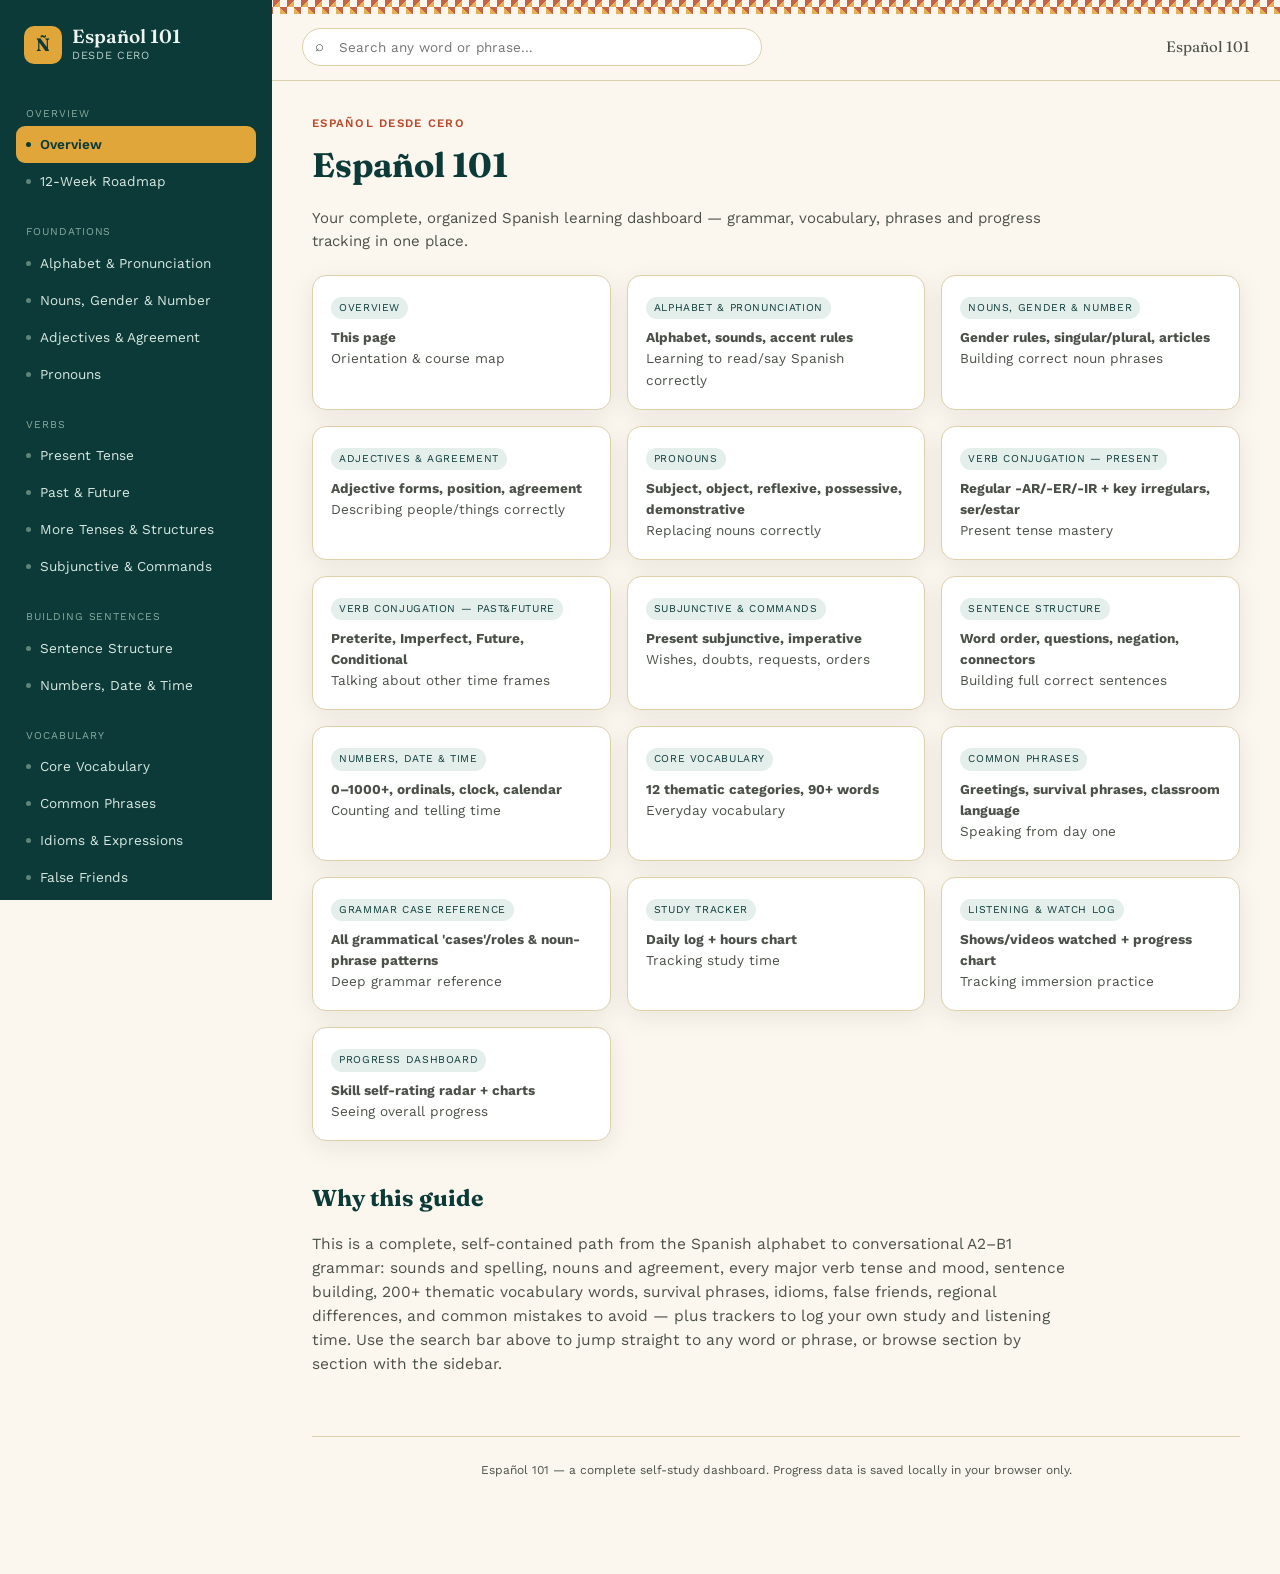
<file: index.html>
<!DOCTYPE html>
<html lang="es">
<head>
<meta charset="UTF-8">
<meta name="viewport" content="width=device-width, initial-scale=1.0">
<title>Español 101 — Complete Spanish Learning Dashboard</title>
<link rel="preconnect" href="https://fonts.googleapis.com">
<link href="https://fonts.googleapis.com/css2?family=Fraunces:ital,wght@0,500;0,600;0,700;1,500&family=Work+Sans:wght@400;500;600;700&family=IBM+Plex+Mono:wght@500;600&display=swap" rel="stylesheet">
<link rel="stylesheet" href="style.css">
</head>
<body>
<div class="tile-band"></div>
<div class="app">
  <aside class="sidebar" id="sidebar">
    <div class="sidebar-inner">
      <div class="brand">
        <div class="brand-mark">Ñ</div>
        <div class="brand-text"><div class="t1">Español 101</div><div class="t2">Desde cero</div></div>
      </div>
      <div class="nav-group"><div class="nav-group-label">Overview</div><div class="nav-link" data-target="home"><span class="dot"></span>Overview</div><div class="nav-link" data-target="roadmap"><span class="dot"></span>12-Week Roadmap</div></div><div class="nav-group"><div class="nav-group-label">Foundations</div><div class="nav-link" data-target="alphabet"><span class="dot"></span>Alphabet & Pronunciation</div><div class="nav-link" data-target="nouns"><span class="dot"></span>Nouns, Gender & Number</div><div class="nav-link" data-target="adjectives"><span class="dot"></span>Adjectives & Agreement</div><div class="nav-link" data-target="pronouns"><span class="dot"></span>Pronouns</div></div><div class="nav-group"><div class="nav-group-label">Verbs</div><div class="nav-link" data-target="verbs-present"><span class="dot"></span>Present Tense</div><div class="nav-link" data-target="verbs-past"><span class="dot"></span>Past & Future</div><div class="nav-link" data-target="verbs-more"><span class="dot"></span>More Tenses & Structures</div><div class="nav-link" data-target="subjunctive"><span class="dot"></span>Subjunctive & Commands</div></div><div class="nav-group"><div class="nav-group-label">Building Sentences</div><div class="nav-link" data-target="sentence"><span class="dot"></span>Sentence Structure</div><div class="nav-link" data-target="numbers"><span class="dot"></span>Numbers, Date & Time</div></div><div class="nav-group"><div class="nav-group-label">Vocabulary</div><div class="nav-link" data-target="vocab"><span class="dot"></span>Core Vocabulary</div><div class="nav-link" data-target="phrases"><span class="dot"></span>Common Phrases</div><div class="nav-link" data-target="idioms"><span class="dot"></span>Idioms & Expressions</div><div class="nav-link" data-target="false-friends"><span class="dot"></span>False Friends</div></div><div class="nav-group"><div class="nav-group-label">Reference</div><div class="nav-link" data-target="grammar-case"><span class="dot"></span>Grammar Case Reference</div><div class="nav-link" data-target="mistakes"><span class="dot"></span>Common Mistakes</div><div class="nav-link" data-target="regional"><span class="dot"></span>Regional Spanish</div></div><div class="nav-group"><div class="nav-group-label">Track Progress</div><div class="nav-link" data-target="study-tracker"><span class="dot"></span>Study Tracker</div><div class="nav-link" data-target="listening-log"><span class="dot"></span>Listening Log</div><div class="nav-link" data-target="progress"><span class="dot"></span>Progress Dashboard</div></div><div class="nav-group"><div class="nav-group-label">Keep Going</div><div class="nav-link" data-target="resources"><span class="dot"></span>Resources & Next Steps</div></div>
    </div>
  </aside>
  <div class="main">
    <div class="topbar">
      <button class="menu-btn" id="menu-btn">☰</button>
      <div class="search-wrap"><input type="text" id="global-search" placeholder="Search any word or phrase…"></div>
      <div class="topbar-title" id="topbar-title">Español 101</div>
    </div>
    <div class="content">
      <section class="page" id="home">
  <div class="page-head">
    <div class="eyebrow">Español desde cero</div>
    <h1>Español 101</h1>
    <p class="lede">Your complete, organized Spanish learning dashboard &mdash; grammar, vocabulary, phrases and progress tracking in one place.</p>
  </div>
  
<div class="card-grid"><div class="info-card"><span class="tag">Overview</span><p><strong>This page</strong><br>Orientation &amp; course map</p></div><div class="info-card"><span class="tag">Alphabet &amp; Pronunciation</span><p><strong>Alphabet, sounds, accent rules</strong><br>Learning to read/say Spanish correctly</p></div><div class="info-card"><span class="tag">Nouns, Gender &amp; Number</span><p><strong>Gender rules, singular/plural, articles</strong><br>Building correct noun phrases</p></div><div class="info-card"><span class="tag">Adjectives &amp; Agreement</span><p><strong>Adjective forms, position, agreement</strong><br>Describing people/things correctly</p></div><div class="info-card"><span class="tag">Pronouns</span><p><strong>Subject, object, reflexive, possessive, demonstrative</strong><br>Replacing nouns correctly</p></div><div class="info-card"><span class="tag">Verb Conjugation — Present</span><p><strong>Regular -AR/-ER/-IR + key irregulars, ser/estar</strong><br>Present tense mastery</p></div><div class="info-card"><span class="tag">Verb Conjugation — Past&amp;Future</span><p><strong>Preterite, Imperfect, Future, Conditional</strong><br>Talking about other time frames</p></div><div class="info-card"><span class="tag">Subjunctive &amp; Commands</span><p><strong>Present subjunctive, imperative</strong><br>Wishes, doubts, requests, orders</p></div><div class="info-card"><span class="tag">Sentence Structure</span><p><strong>Word order, questions, negation, connectors</strong><br>Building full correct sentences</p></div><div class="info-card"><span class="tag">Numbers, Date &amp; Time</span><p><strong>0–1000+, ordinals, clock, calendar</strong><br>Counting and telling time</p></div><div class="info-card"><span class="tag">Core Vocabulary</span><p><strong>12 thematic categories, 90+ words</strong><br>Everyday vocabulary</p></div><div class="info-card"><span class="tag">Common Phrases</span><p><strong>Greetings, survival phrases, classroom language</strong><br>Speaking from day one</p></div><div class="info-card"><span class="tag">Grammar Case Reference</span><p><strong>All grammatical 'cases'/roles &amp; noun-phrase patterns</strong><br>Deep grammar reference</p></div><div class="info-card"><span class="tag">Study Tracker</span><p><strong>Daily log + hours chart</strong><br>Tracking study time</p></div><div class="info-card"><span class="tag">Listening &amp; Watch Log</span><p><strong>Shows/videos watched + progress chart</strong><br>Tracking immersion practice</p></div><div class="info-card"><span class="tag">Progress Dashboard</span><p><strong>Skill self-rating radar + charts</strong><br>Seeing overall progress</p></div></div>
<h2 class="sect">Why this guide</h2>
<p class="lede-p">This is a complete, self-contained path from the Spanish alphabet to conversational A2&ndash;B1 grammar: sounds and spelling, nouns and agreement, every major verb tense and mood, sentence building, 200+ thematic vocabulary words, survival phrases, idioms, false friends, regional differences, and common mistakes to avoid &mdash; plus trackers to log your own study and listening time. Use the search bar above to jump straight to any word or phrase, or browse section by section with the sidebar.</p>

</section>
<section class="page" id="roadmap">
  <div class="page-head">
    <div class="eyebrow">Beginner &rarr; A2</div>
    <h1>Suggested Study Path</h1>
    <p class="lede">A 12-week route through this guide. Roughly 20&ndash;40 minutes a day gets you through it.</p>
  </div>
  <div class="roadmap"><div class="rm-item">
      <div class="rm-week">Week 1</div>
      <div class="rm-focus">Alphabet, pronunciation, greetings, numbers 0–30</div>
      <div class="rm-goal">Goal: Read aloud confidently; introduce yourself</div>
    </div><div class="rm-item">
      <div class="rm-week">Week 2</div>
      <div class="rm-focus">Gender/number of nouns, articles, ser vs estar</div>
      <div class="rm-goal">Goal: Describe people &amp; objects simply</div>
    </div><div class="rm-item">
      <div class="rm-week">Week 3</div>
      <div class="rm-focus">Present tense regular verbs (-AR/-ER/-IR)</div>
      <div class="rm-goal">Goal: Talk about daily routines</div>
    </div><div class="rm-item">
      <div class="rm-week">Week 4</div>
      <div class="rm-focus">Present tense irregulars + stem-changers</div>
      <div class="rm-goal">Goal: Use high-frequency verbs fluently</div>
    </div><div class="rm-item">
      <div class="rm-week">Week 5</div>
      <div class="rm-focus">Reflexive &amp; object pronouns, adjectives agreement</div>
      <div class="rm-goal">Goal: Build longer, accurate sentences</div>
    </div><div class="rm-item">
      <div class="rm-week">Week 6</div>
      <div class="rm-focus">Preterite vs Imperfect (past tense)</div>
      <div class="rm-goal">Goal: Tell stories about the past</div>
    </div><div class="rm-item">
      <div class="rm-week">Week 7</div>
      <div class="rm-focus">Future &amp; Conditional, question formation</div>
      <div class="rm-goal">Goal: Make plans &amp; polite requests</div>
    </div><div class="rm-item">
      <div class="rm-week">Week 8</div>
      <div class="rm-focus">Present Subjunctive &amp; Commands</div>
      <div class="rm-goal">Goal: Express wishes, doubt, give orders</div>
    </div><div class="rm-item">
      <div class="rm-week">Week 9–12</div>
      <div class="rm-focus">Review, vocabulary expansion, immersion (watch log)</div>
      <div class="rm-goal">Goal: Consolidate toward A2 level</div>
    </div></div>
</section>
<section class="page" id="alphabet">
  <div class="page-head">
    <div class="eyebrow">Foundations · 1</div>
    <h1>Alphabet &amp; Pronunciation</h1>
    <p class="lede">How every letter sounds, the five pure vowels, and the accent-mark rules that tell you which syllable to stress.</p>
  </div>
  <h3 id="alphabet-1" class="subhead">Letter sounds (1 of 2)</h3>
<div class="tbl-wrap"><table class="tbl"><thead><tr><th>Letter</th><th>Name (es)</th><th>Sounds like</th><th>Example</th><th>Meaning</th></tr></thead><tbody><tr><td>A</td><td>a</td><td>'ah' as in father</td><td>amor</td><td>love</td></tr><tr><td>B</td><td>be</td><td>'b' (softer, lips barely touch)</td><td>bueno</td><td>good</td></tr><tr><td>C</td><td>ce</td><td>'k' before a/o/u; 'th/s' before e/i</td><td>casa / cielo</td><td>house / sky</td></tr><tr><td>D</td><td>de</td><td>'d' (softer, tongue near teeth)</td><td>dedo</td><td>finger</td></tr><tr><td>E</td><td>e</td><td>'eh' as in bed</td><td>elefante</td><td>elephant</td></tr><tr><td>F</td><td>efe</td><td>'f'</td><td>familia</td><td>family</td></tr><tr><td>G</td><td>ge</td><td>'g' (hard) before a/o/u; 'h' before e/i</td><td>gato / gente</td><td>cat / people</td></tr><tr><td>H</td><td>hache</td><td>silent</td><td>hola</td><td>hello</td></tr><tr><td>I</td><td>i</td><td>'ee' as in see</td><td>isla</td><td>island</td></tr><tr><td>J</td><td>jota</td><td>'h' (throaty)</td><td>jugo</td><td>juice</td></tr><tr><td>K</td><td>ka</td><td>'k' (rare, loanwords)</td><td>kilo</td><td>kilo</td></tr><tr><td>L</td><td>ele</td><td>'l'</td><td>luna</td><td>moon</td></tr><tr><td>M</td><td>eme</td><td>'m'</td><td>mesa</td><td>table</td></tr><tr><td>N</td><td>ene</td><td>'n'</td><td>noche</td><td>night</td></tr><tr><td>Ñ</td><td>eñe</td><td>'ny' as in canyon</td><td>niño</td><td>child</td></tr><tr><td>O</td><td>o</td><td>'oh' as in note</td><td>oso</td><td>bear</td></tr><tr><td>P</td><td>pe</td><td>'p' (unaspirated)</td><td>perro</td><td>dog</td></tr><tr><td>Q</td><td>cu</td><td>'k' (always with 'ue/ui')</td><td>queso</td><td>cheese</td></tr><tr><td>R</td><td>ere</td><td>rolled/tapped 'r'</td><td>ratón</td><td>mouse</td></tr><tr><td>S</td><td>ese</td><td>'s'</td><td>sol</td><td>sun</td></tr><tr><td>T</td><td>te</td><td>'t' (unaspirated)</td><td>tiempo</td><td>time/weather</td></tr><tr><td>U</td><td>u</td><td>'oo' as in moon</td><td>uva</td><td>grape</td></tr><tr><td>V</td><td>uve</td><td>'b/v' (soft, like b)</td><td>vaca</td><td>cow</td></tr><tr><td>W</td><td>uve doble</td><td>'w' (rare, loanwords)</td><td>kiwi</td><td>kiwi</td></tr><tr><td>X</td><td>equis</td><td>'ks' or 's'</td><td>examen</td><td>exam</td></tr><tr><td>Y</td><td>ye / i griega</td><td>'y' or 'ee'</td><td>yo</td><td>I</td></tr><tr><td>Z</td><td>zeta</td><td>'th'(Spain) / 's'(LatAm)</td><td>zapato</td><td>shoe</td></tr></tbody></table></div>
<h3 id="alphabet-2" class="subhead">Vowels — always pure, short sounds</h3>
<div class="tbl-wrap"><table class="tbl"><thead><tr><th>Vowel</th><th>Sound</th><th>Example</th></tr></thead><tbody><tr><td>a</td><td>ah</td><td>casa</td></tr><tr><td>e</td><td>eh</td><td>mesa</td></tr><tr><td>i</td><td>ee</td><td>libro -&gt; 'ee' in 'vi'</td></tr><tr><td>o</td><td>oh</td><td>perro</td></tr><tr><td>u</td><td>oo</td><td>luna</td></tr></tbody></table></div>
<h3 id="alphabet-3" class="subhead">Stress &amp; Accent Mark Rules (Reglas de Acentuación)</h3>
<div class="tbl-wrap"><table class="tbl"><thead><tr><th>Rule</th><th>Description</th><th>Example</th></tr></thead><tbody><tr><td>Ends in vowel, n, or s</td><td>Stress falls on the SECOND-TO-LAST syllable</td><td>ca-SA, ha-BLAN</td></tr><tr><td>Ends in any other consonant</td><td>Stress falls on the LAST syllable</td><td>ciu-DAD, fe-LIZ</td></tr><tr><td>Written accent (acute) present</td><td>Stress ALWAYS falls on the accented vowel, overriding rules above</td><td>ca-FE, RA-pi-do</td></tr><tr><td>Accent distinguishes meaning</td><td>Same spelling, different word/function</td><td>él (he) vs el (the); sí (yes) vs si (if)</td></tr></tbody></table></div>
</section>
<section class="page" id="nouns">
  <div class="page-head">
    <div class="eyebrow">Foundations · 2</div>
    <h1>Nouns, Gender &amp; Number</h1>
    <p class="lede">Every noun in Spanish is masculine or feminine. Learn the patterns, the exceptions, and how articles agree.</p>
  </div>
  <h3 id="nouns-1" class="subhead">Grammatical Gender Rules</h3>
<div class="tbl-wrap"><table class="tbl"><thead><tr><th>Pattern</th><th>Gender</th><th>Examples</th><th>Common Exceptions</th></tr></thead><tbody><tr><td>Ends in -o</td><td>Masculine</td><td>el libro, el carro, el dinero</td><td>la mano, la foto, la moto</td></tr><tr><td>Ends in -a</td><td>Feminine</td><td>la casa, la mesa, la silla</td><td>el día, el mapa, el problema</td></tr><tr><td>Ends in -cion / -sion</td><td>Feminine</td><td>la nación, la decisión</td><td>-</td></tr><tr><td>Ends in -dad / -tad</td><td>Feminine</td><td>la ciudad, la libertad</td><td>-</td></tr><tr><td>Ends in -aje</td><td>Masculine</td><td>el viaje, el garaje</td><td>-</td></tr><tr><td>Ends in -ma (Greek origin)</td><td>Masculine</td><td>el problema, el sistema, el tema</td><td>-</td></tr><tr><td>Ends in -e (no fixed rule)</td><td>Either - must memorize</td><td>el coche (m), la noche (f)</td><td>Check dictionary</td></tr><tr><td>People/animals: natural gender</td><td>Matches the person/animal</td><td>el hombre / la mujer</td><td>el/la estudiante (invariable)</td></tr></tbody></table></div>
<h3 id="nouns-2" class="subhead">Singular -&gt; Plural Formation</h3>
<div class="tbl-wrap"><table class="tbl"><thead><tr><th>Singular ending</th><th>Rule</th><th>Singular</th><th>Plural</th></tr></thead><tbody><tr><td>Vowel (a,e,i,o,u)</td><td>Add -s</td><td>la casa</td><td>las casas</td></tr><tr><td>Consonant</td><td>Add -es</td><td>el papel</td><td>los papeles</td></tr><tr><td>-z</td><td>Change z-&gt;c, add -es</td><td>el lápiz</td><td>los lápices</td></tr><tr><td>-i / -u (stressed)</td><td>Add -es</td><td>el rubí</td><td>los rubíes</td></tr><tr><td>-s (unstressed final syll.)</td><td>No change</td><td>el lunes</td><td>los lunes</td></tr><tr><td>-en (stressed on 2nd-to-last)</td><td>Add accent to keep stress</td><td>el joven</td><td>los jóvenes</td></tr></tbody></table></div>
<h3 id="nouns-3" class="subhead">Definite &amp; Indefinite Articles (Articles agree in gender &amp; number)</h3>
<div class="tbl-wrap"><table class="tbl"><thead><tr><th></th><th>Masc. Sing.</th><th>Fem. Sing.</th><th>Masc. Plural</th><th>Fem. Plural</th></tr></thead><tbody><tr><td>Definite ('the')</td><td>el libro</td><td>la casa</td><td>los libros</td><td>las casas</td></tr><tr><td>Indefinite ('a/some')</td><td>un libro</td><td>una casa</td><td>unos libros</td><td>unas casas</td></tr><tr><td>Neuter (concepts only)</td><td>lo (lo importante = 'the important thing')</td><td>-</td><td>-</td><td>-</td></tr></tbody></table></div>
<p class="note">Special Case: Feminine nouns starting with stressed a-/ha- take 'el/un'</p>
<div class="tbl-wrap"><table class="tbl"><thead><tr><th>Noun</th><th>Article used</th><th>Why</th><th>Plural form</th></tr></thead><tbody><tr><td>agua (water)</td><td>el agua / un agua</td><td>avoids a-a clash, but stays feminine</td><td>las aguas</td></tr><tr><td>águila (eagle)</td><td>el águila</td><td>stressed vowel clash</td><td>las águilas</td></tr><tr><td>hambre (hunger)</td><td>el hambre</td><td>stressed 'ha' sound clash</td><td>-</td></tr></tbody></table></div>
</section>
<section class="page" id="adjectives">
  <div class="page-head">
    <div class="eyebrow">Foundations · 3</div>
    <h1>Adjectives &amp; Agreement</h1>
    <p class="lede">Adjectives must match the noun they describe in gender and number &mdash; and where you place them can change the meaning.</p>
  </div>
  <h3 id="adjectives-1" class="subhead">Adjective Agreement (must match noun in gender &amp; number)</h3>
<div class="tbl-wrap"><table class="tbl"><thead><tr><th>Ending type</th><th>Masc. Sing.</th><th>Fem. Sing.</th><th>Masc. Plural</th><th>Fem. Plural</th></tr></thead><tbody><tr><td>-o/-a type</td><td>alto</td><td>alta</td><td>altos</td><td>altas</td></tr><tr><td>Ends in -e (invariable for gender)</td><td>inteligente</td><td>inteligente</td><td>inteligentes</td><td>inteligentes</td></tr><tr><td>Ends in consonant (invariable for gender)</td><td>fácil</td><td>fácil</td><td>fáciles</td><td>fáciles</td></tr><tr><td>Nationality ending in consonant</td><td>español</td><td>española</td><td>españoles</td><td>españolas</td></tr><tr><td>Ends in -dor/-an/-on</td><td>trabajador</td><td>trabajadora</td><td>trabajadores</td><td>trabajadoras</td></tr></tbody></table></div>
<h3 id="adjectives-2" class="subhead">Position: Most descriptive adjectives go AFTER the noun</h3>
<div class="tbl-wrap"><table class="tbl"><thead><tr><th>Rule</th><th>Example</th><th>Translation</th></tr></thead><tbody><tr><td>Descriptive adjective -&gt; after noun</td><td>un libro interesante</td><td>an interesting book</td></tr><tr><td>Quantity/number -&gt; before noun</td><td>tres libros, muchos libros</td><td>three books, many books</td></tr><tr><td>Bueno/malo/grande can go before (shortened)</td><td>un buen libro (buen, not bueno)</td><td>a good book</td></tr><tr><td>Meaning changes with position</td><td>un amigo viejo (old in age) / un viejo amigo (longtime friend)</td><td>an old friend (age) / a longtime friend</td></tr></tbody></table></div>
<h3 id="adjectives-3" class="subhead">Comparatives &amp; Superlatives</h3>
<div class="tbl-wrap"><table class="tbl"><thead><tr><th>Form</th><th>Structure</th><th>Example</th></tr></thead><tbody><tr><td>Comparative more</td><td>más + adj + que</td><td>más alto que (taller than)</td></tr><tr><td>Comparative less</td><td>menos + adj + que</td><td>menos caro que (less expensive than)</td></tr><tr><td>Equal comparison</td><td>tan + adj + como</td><td>tan rápido como (as fast as)</td></tr><tr><td>Superlative</td><td>el/la más + adj (+ de)</td><td>el más alto (de la clase) (the tallest)</td></tr><tr><td>Irregular: bueno-&gt;mejor</td><td>mejor / mejores</td><td>mejor que (better than)</td></tr><tr><td>Irregular: malo-&gt;peor</td><td>peor / peores</td><td>peor que (worse than)</td></tr></tbody></table></div>
</section>
<section class="page" id="pronouns">
  <div class="page-head">
    <div class="eyebrow">Foundations · 4</div>
    <h1>Pronouns</h1>
    <p class="lede">Subject, direct object, indirect object, reflexive, demonstrative and possessive &mdash; every pronoun family in one reference.</p>
  </div>
  <h3 id="pronouns-1" class="subhead">Subject Pronouns</h3>
<div class="tbl-wrap"><table class="tbl"><thead><tr><th>Person</th><th>Singular</th><th>Plural</th></tr></thead><tbody><tr><td>1st</td><td>yo (I)</td><td>nosotros/nosotras (we)</td></tr><tr><td>2nd (informal)</td><td>tu (you)</td><td>vosotros/vosotras (you-all, Spain)</td></tr><tr><td>2nd (formal)</td><td>usted (you, formal)</td><td>ustedes (you-all)</td></tr><tr><td>3rd</td><td>el / ella (he/she)</td><td>ellos / ellas (they)</td></tr></tbody></table></div>
<h3 id="pronouns-2" class="subhead">Direct Object Pronouns (me/te/lo...)</h3>
<div class="tbl-wrap"><table class="tbl"><thead><tr><th>Person</th><th>Pronoun</th><th>Example</th></tr></thead><tbody><tr><td>1st sing.</td><td>me</td><td>Me ve. (He sees me.)</td></tr><tr><td>2nd sing. informal</td><td>te</td><td>Te quiero. (I love you.)</td></tr><tr><td>3rd sing. masc./fem.</td><td>lo / la</td><td>Lo compro. (I buy it.) / La veo. (I see her.)</td></tr><tr><td>1st plural</td><td>nos</td><td>Nos llaman. (They call us.)</td></tr><tr><td>2nd plural (Spain)</td><td>os</td><td>Os escucho. (I hear you-all.)</td></tr><tr><td>3rd plural</td><td>los / las</td><td>Los tengo. (I have them.)</td></tr></tbody></table></div>
<h3 id="pronouns-3" class="subhead">Indirect Object Pronouns (me/te/le...)</h3>
<div class="tbl-wrap"><table class="tbl"><thead><tr><th>Person</th><th>Pronoun</th><th>Example</th></tr></thead><tbody><tr><td>1st sing.</td><td>me</td><td>Me da el libro. (He gives me the book.)</td></tr><tr><td>2nd sing.</td><td>te</td><td>Te escribo. (I write to you.)</td></tr><tr><td>3rd sing.</td><td>le</td><td>Le explico. (I explain to him/her.)</td></tr><tr><td>1st plural</td><td>nos</td><td>Nos cuenta. (He tells us.)</td></tr><tr><td>2nd plural</td><td>os</td><td>Os mando. (I send you-all.)</td></tr><tr><td>3rd plural</td><td>les</td><td>Les pregunto. (I ask them.)</td></tr></tbody></table></div>
<h3 id="pronouns-4" class="subhead">Reflexive Pronouns (for reflexive verbs like levantarse)</h3>
<div class="tbl-wrap"><table class="tbl"><thead><tr><th>Person</th><th>Pronoun</th><th>Example</th></tr></thead><tbody><tr><td>yo</td><td>me</td><td>Me levanto. (I get up.)</td></tr><tr><td>tú</td><td>te</td><td>Te duchas. (You shower.)</td></tr><tr><td>él/ella/usted</td><td>se</td><td>Se viste. (He/she gets dressed.)</td></tr><tr><td>nosotros</td><td>nos</td><td>Nos acostamos. (We go to bed.)</td></tr><tr><td>vosotros</td><td>os</td><td>Os despertáis. (You-all wake up.)</td></tr><tr><td>ellos/ustedes</td><td>se</td><td>Se banan. (They bathe.)</td></tr></tbody></table></div>
<h3 id="pronouns-5" class="subhead">Demonstrative Pronouns/Adjectives (this/that)</h3>
<div class="tbl-wrap"><table class="tbl"><thead><tr><th>Distance</th><th>Masc. Sing.</th><th>Fem. Sing.</th><th>Masc. Pl.</th><th>Fem. Pl.</th><th>Meaning</th></tr></thead><tbody><tr><td>Near speaker</td><td>este</td><td>esta</td><td>estos</td><td>estas</td><td>this/these</td></tr><tr><td>Near listener</td><td>ese</td><td>esa</td><td>esos</td><td>esas</td><td>that/those</td></tr><tr><td>Far from both</td><td>aquel</td><td>aquella</td><td>aquellos</td><td>aquellas</td><td>that/those (over there)</td></tr></tbody></table></div>
<h3 id="pronouns-6" class="subhead">Possessive Adjectives (before noun) &amp; Pronouns (stand-alone)</h3>
<div class="tbl-wrap"><table class="tbl"><thead><tr><th>Owner</th><th>Possessive adj. (+noun)</th><th>Example</th><th>Possessive pronoun (stand-alone)</th></tr></thead><tbody><tr><td>my</td><td>mi / mis</td><td>mi casa, mis libros</td><td>el mio / la mia / los mios / las mias</td></tr><tr><td>your (informal)</td><td>tu / tus</td><td>tu casa, tus libros</td><td>el tuyo / la tuya</td></tr><tr><td>his/her/its/your(formal)</td><td>su / sus</td><td>su casa, sus libros</td><td>el suyo / la suya</td></tr><tr><td>our</td><td>nuestro/a/os/as</td><td>nuestra casa</td><td>el nuestro / la nuestra</td></tr><tr><td>your-all (Spain)</td><td>vuestro/a/os/as</td><td>vuestra casa</td><td>el vuestro / la vuestra</td></tr><tr><td>their/your-all(formal)</td><td>su / sus</td><td>su casa</td><td>el suyo / la suya</td></tr></tbody></table></div>
</section>
<section class="page" id="verbs-present">
  <div class="page-head">
    <div class="eyebrow">Verbs · 1</div>
    <h1>Verbs</h1>
    <p class="lede">Regular -AR/-ER/-IR endings, SER vs ESTAR, the 13 highest-frequency irregulars, and stem-changing "boot" verbs.</p>
  </div>
  <h3 id="verbs-present-1" class="subhead">Regular Verb Endings by Conjugation Group</h3>
<div class="tbl-wrap"><table class="tbl"><thead><tr><th>Person</th><th>-AR (hablar = to speak)</th><th>-ER (comer = to eat)</th><th>-IR (vivir = to live)</th></tr></thead><tbody><tr><td>yo</td><td>hablo</td><td>como</td><td>vivo</td></tr><tr><td>tú</td><td>hablas</td><td>comes</td><td>vives</td></tr><tr><td>él/ella/usted</td><td>habla</td><td>come</td><td>vive</td></tr><tr><td>nosotros</td><td>hablamos</td><td>comemos</td><td>vivimos</td></tr><tr><td>vosotros</td><td>habláis</td><td>coméis</td><td>vivís</td></tr><tr><td>ellos/ustedes</td><td>hablan</td><td>comen</td><td>viven</td></tr></tbody></table></div>
<h3 id="verbs-present-2" class="subhead">SER vs ESTAR — both mean 'to be' but are NOT interchangeable</h3>
<h3 id="verbs-present-3" class="subhead">SER = identity, permanent traits, time/date, origin   |   ESTAR = location, temporary state, feelings, ongoing actions</h3>
<div class="tbl-wrap"><table class="tbl"><thead><tr><th>Person</th><th>SER</th><th>ESTAR</th></tr></thead><tbody><tr><td>yo</td><td>soy</td><td>estoy</td></tr><tr><td>tú</td><td>eres</td><td>estás</td></tr><tr><td>él/ella/usted</td><td>es</td><td>está</td></tr><tr><td>nosotros</td><td>somos</td><td>estamos</td></tr><tr><td>vosotros</td><td>sois</td><td>estáis</td></tr><tr><td>ellos/ustedes</td><td>son</td><td>están</td></tr><tr><td>Use</td><td>SER example</td><td>ESTAR example</td></tr><tr><td>Identity/profession</td><td>Soy profesor. (I am a teacher.)</td><td>—</td></tr><tr><td>Location</td><td>—</td><td>Estoy en casa. (I am at home.)</td></tr><tr><td>Permanent trait</td><td>Ella es alta. (She is tall.)</td><td>—</td></tr><tr><td>Temporary state/feeling</td><td>—</td><td>Estoy cansado. (I am tired.)</td></tr><tr><td>Date/time</td><td>Hoy es lunes. (Today is Monday.)</td><td>—</td></tr><tr><td>Ongoing action (+ gerund)</td><td>—</td><td>Estoy comiendo. (I am eating.)</td></tr></tbody></table></div>
<h3 id="verbs-present-4" class="subhead">Key Irregular Verbs — Present Tense</h3>
<div class="tbl-wrap"><table class="tbl"><thead><tr><th>Verb (meaning)</th><th>yo</th><th>tú</th><th>él/ella/usted</th><th>nosotros</th><th>vosotros</th><th>ellos/ustedes</th></tr></thead><tbody><tr><td>ir (to go)</td><td>voy</td><td>vas</td><td>va</td><td>vamos</td><td>vais</td><td>van</td></tr><tr><td>tener (to have)</td><td>tengo</td><td>tienes</td><td>tiene</td><td>tenemos</td><td>tenéis</td><td>tienen</td></tr><tr><td>hacer (to do/make)</td><td>hago</td><td>haces</td><td>hace</td><td>hacemos</td><td>hacéis</td><td>hacen</td></tr><tr><td>decir (to say/tell)</td><td>digo</td><td>dices</td><td>dice</td><td>decimos</td><td>decís</td><td>dicen</td></tr><tr><td>venir (to come)</td><td>vengo</td><td>vienes</td><td>viene</td><td>venimos</td><td>venís</td><td>vienen</td></tr><tr><td>poder (to be able to)</td><td>puedo</td><td>puedes</td><td>puede</td><td>podemos</td><td>podéis</td><td>pueden</td></tr><tr><td>querer (to want)</td><td>quiero</td><td>quieres</td><td>quiere</td><td>queremos</td><td>queréis</td><td>quieren</td></tr><tr><td>saber (to know facts)</td><td>sé</td><td>sabes</td><td>sabe</td><td>sabemos</td><td>sabéis</td><td>saben</td></tr><tr><td>conocer (to know people/places)</td><td>conozco</td><td>conoces</td><td>conoce</td><td>conocemos</td><td>conocéis</td><td>conocen</td></tr><tr><td>dar (to give)</td><td>doy</td><td>das</td><td>da</td><td>damos</td><td>dais</td><td>dan</td></tr><tr><td>ver (to see)</td><td>veo</td><td>ves</td><td>ve</td><td>vemos</td><td>veis</td><td>ven</td></tr><tr><td>salir (to leave/go out)</td><td>salgo</td><td>sales</td><td>sale</td><td>salimos</td><td>salís</td><td>salen</td></tr><tr><td>poner (to put)</td><td>pongo</td><td>pones</td><td>pone</td><td>ponemos</td><td>ponéis</td><td>ponen</td></tr><tr><td>traer (to bring)</td><td>traigo</td><td>traes</td><td>trae</td><td>traemos</td><td>traéis</td><td>traen</td></tr></tbody></table></div>
<h3 id="verbs-present-5" class="subhead">Stem-Changing Verbs (Boot Verbs) — e-&gt;ie, o-&gt;ue, e-&gt;i</h3>
<div class="tbl-wrap"><table class="tbl"><thead><tr><th>Verb (meaning, change type)</th><th>yo</th><th>tú</th><th>él/ella/usted</th><th>nosotros</th><th>vosotros</th><th>ellos/ustedes</th></tr></thead><tbody><tr><td>pensar (to think, e-&gt;ie)</td><td>pienso</td><td>piensas</td><td>piensa</td><td>pensamos</td><td>pensáis</td><td>piensan</td></tr><tr><td>querer (to want, e-&gt;ie)</td><td>quiero</td><td>quieres</td><td>quiere</td><td>queremos</td><td>queréis</td><td>quieren</td></tr><tr><td>dormir (to sleep, o-&gt;ue)</td><td>duermo</td><td>duermes</td><td>duerme</td><td>dormimos</td><td>dormís</td><td>duermen</td></tr><tr><td>volver (to return, o-&gt;ue)</td><td>vuelvo</td><td>vuelves</td><td>vuelve</td><td>volvemos</td><td>volvéis</td><td>vuelven</td></tr><tr><td>pedir (to ask for, e-&gt;i)</td><td>pido</td><td>pides</td><td>pide</td><td>pedimos</td><td>pedís</td><td>piden</td></tr><tr><td>servir (to serve, e-&gt;i)</td><td>sirvo</td><td>sirves</td><td>sirve</td><td>servimos</td><td>servís</td><td>sirven</td></tr></tbody></table></div>
<p class="note">Note: Stem changes occur in ALL forms EXCEPT nosotros &amp; vosotros (the 'boot' shape on a verb chart).</p>
<h3 class="subhead">The "Boot Verb" Shape</h3>
<p class="note">Stem-changing verbs are nicknamed <strong>boot verbs</strong> because if you draw a line around the forms that change &mdash; yo, tú, él/ella/Ud., ellos/ellas/Uds. &mdash; and leave out nosotros &amp; vosotros, the shape looks like a boot. The highlighted cells below are where the stem vowel changes; nosotros/vosotros always keep the original infinitive stem.</p>
<div class="boot-wrap">
<div class="boot"><div class="boot-title">pensar (e&rarr;ie) &mdash; to think</div><div class="boot-grid-inner"><div class="boot-cell changed"><span class="p">yo</span><span class="v">pienso</span></div><div class="boot-cell"><span class="p">nosotros</span><span class="v">pensamos</span></div><div class="boot-cell changed"><span class="p">tú</span><span class="v">piensas</span></div><div class="boot-cell"><span class="p">vosotros</span><span class="v">pensáis</span></div><div class="boot-cell changed"><span class="p">él/ella/Ud.</span><span class="v">piensa</span></div><div class="boot-cell changed"><span class="p">ellos/Uds.</span><span class="v">piensan</span></div></div></div>
<div class="boot"><div class="boot-title">dormir (o&rarr;ue) &mdash; to sleep</div><div class="boot-grid-inner"><div class="boot-cell changed"><span class="p">yo</span><span class="v">duermo</span></div><div class="boot-cell"><span class="p">nosotros</span><span class="v">dormimos</span></div><div class="boot-cell changed"><span class="p">tú</span><span class="v">duermes</span></div><div class="boot-cell"><span class="p">vosotros</span><span class="v">dormís</span></div><div class="boot-cell changed"><span class="p">él/ella/Ud.</span><span class="v">duerme</span></div><div class="boot-cell changed"><span class="p">ellos/Uds.</span><span class="v">duermen</span></div></div></div>
<div class="boot"><div class="boot-title">pedir (e&rarr;i) &mdash; to ask for</div><div class="boot-grid-inner"><div class="boot-cell changed"><span class="p">yo</span><span class="v">pido</span></div><div class="boot-cell"><span class="p">nosotros</span><span class="v">pedimos</span></div><div class="boot-cell changed"><span class="p">tú</span><span class="v">pides</span></div><div class="boot-cell"><span class="p">vosotros</span><span class="v">pedís</span></div><div class="boot-cell changed"><span class="p">él/ella/Ud.</span><span class="v">pide</span></div><div class="boot-cell changed"><span class="p">ellos/Uds.</span><span class="v">piden</span></div></div></div>
</div>

</section>
<section class="page" id="verbs-past">
  <div class="page-head">
    <div class="eyebrow">Verbs · 2</div>
    <h1>Verbs</h1>
    <p class="lede">Preterite vs imperfect for the past, plus the future and conditional, all built from the same regular pattern.</p>
  </div>
  <h3 id="verbs-past-1" class="subhead">PRETERITE (Pretérito) — completed actions in the past</h3>
<div class="tbl-wrap"><table class="tbl"><thead><tr><th>Person</th><th>-AR (hablar)</th><th>-ER (comer)</th><th>-IR (vivir)</th></tr></thead><tbody><tr><td>yo</td><td>hablé</td><td>comí</td><td>viví</td></tr><tr><td>tú</td><td>hablaste</td><td>comiste</td><td>viviste</td></tr><tr><td>él/ella/usted</td><td>habló</td><td>comió</td><td>vivió</td></tr><tr><td>nosotros</td><td>hablamos</td><td>comimos</td><td>vivimos</td></tr><tr><td>vosotros</td><td>hablasteis</td><td>comisteis</td><td>vivisteis</td></tr><tr><td>ellos/ustedes</td><td>hablaron</td><td>comieron</td><td>vivieron</td></tr><tr><td>Common irregular preterites</td><td>yo</td><td>tú</td><td>él/ella/usted</td></tr><tr><td>ser/ir (same forms)</td><td>fui</td><td>fuiste</td><td>fue</td></tr><tr><td>tener (to have)</td><td>tuve</td><td>tuviste</td><td>tuvo</td></tr><tr><td>estar (to be)</td><td>estuve</td><td>estuviste</td><td>estuvo</td></tr><tr><td>hacer (to do/make)</td><td>hice</td><td>hiciste</td><td>hizo</td></tr><tr><td>decir (to say)</td><td>dije</td><td>dijiste</td><td>dijo</td></tr><tr><td>poder (to be able)</td><td>pude</td><td>pudiste</td><td>pudo</td></tr></tbody></table></div>
<h3 id="verbs-past-2" class="subhead">IMPERFECT (Imperfecto) — ongoing/habitual past actions, descriptions</h3>
<div class="tbl-wrap"><table class="tbl"><thead><tr><th>Person</th><th>-AR (hablar)</th><th>-ER (comer)</th><th>-IR (vivir)</th></tr></thead><tbody><tr><td>yo</td><td>hablaba</td><td>comía</td><td>vivía</td></tr><tr><td>tú</td><td>hablabas</td><td>comías</td><td>vivías</td></tr><tr><td>él/ella/usted</td><td>hablaba</td><td>comía</td><td>vivía</td></tr><tr><td>nosotros</td><td>hablábamos</td><td>comíamos</td><td>vivíamos</td></tr><tr><td>vosotros</td><td>hablabais</td><td>comíais</td><td>vivíais</td></tr><tr><td>ellos/ustedes</td><td>hablaban</td><td>comían</td><td>vivían</td></tr></tbody></table></div>
<h3 id="verbs-past-3" class="subhead">PRETERITE vs IMPERFECT — choosing the right past tense</h3>
<div class="tbl-wrap"><table class="tbl"><thead><tr><th>Use PRETERITE for...</th><th>Use IMPERFECT for...</th></tr></thead><tbody><tr><td>A completed, one-time action</td><td>An ongoing or repeated/habitual action</td></tr><tr><td>An action with a clear start/end</td><td>Background description (weather, age, time, feelings)</td></tr><tr><td>A sequence of completed events</td><td>Setting the scene 'while X was happening'</td></tr><tr><td>Example: Ayer comi pizza. (I ate pizza yesterday.)</td><td>Example: Cuando era niño, comia pizza todos los días. (As a child, I ate pizza every day.)</td></tr></tbody></table></div>
<h3 id="verbs-past-4" class="subhead">FUTURE TENSE (Futuro) — will / going to</h3>
<div class="tbl-wrap"><table class="tbl"><thead><tr><th>Person</th><th>hablar</th><th>comer</th><th>vivir</th></tr></thead><tbody><tr><td>yo</td><td>hablaré</td><td>comeré</td><td>viviré</td></tr><tr><td>tú</td><td>hablarás</td><td>comerás</td><td>vivirás</td></tr><tr><td>él/ella/usted</td><td>hablará</td><td>comerá</td><td>vivirá</td></tr><tr><td>nosotros</td><td>hablaremos</td><td>comeremos</td><td>viviremos</td></tr><tr><td>vosotros</td><td>hablaréis</td><td>comeréis</td><td>viviréis</td></tr><tr><td>ellos/ustedes</td><td>hablarán</td><td>comerán</td><td>vivirán</td></tr></tbody></table></div>
<p class="note">Note: same endings attach to the FULL INFINITIVE for all three groups. Irregular stems: tener-&gt;tendr-, hacer-&gt;har-, decir-&gt;dir-, poder-&gt;podr-, querer-&gt;querr-, saber-&gt;sabr-, venir-&gt;vendr-, salir-&gt;saldr-, poner-&gt;pondr-.</p>
<h3 id="verbs-past-5" class="subhead">CONDITIONAL (Condicional) — would</h3>
<div class="tbl-wrap"><table class="tbl"><thead><tr><th>Person</th><th>hablar</th><th>comer</th><th>vivir</th></tr></thead><tbody><tr><td>yo</td><td>hablaría</td><td>comería</td><td>viviría</td></tr><tr><td>tú</td><td>hablarías</td><td>comerías</td><td>vivirías</td></tr><tr><td>él/ella/usted</td><td>hablaría</td><td>comería</td><td>viviría</td></tr><tr><td>nosotros</td><td>hablaríamos</td><td>comeríamos</td><td>viviríamos</td></tr><tr><td>vosotros</td><td>hablaríais</td><td>comeríais</td><td>viviríais</td></tr><tr><td>ellos/ustedes</td><td>hablarían</td><td>comerían</td><td>vivirían</td></tr></tbody></table></div>
<p class="note">Note: same irregular stems as the future tense apply here too (tendr-, har-, dir-, podr-, etc.)</p>
<h3 id="verbs-past-6" class="subhead">Simple Conjugation Cheat-Sheet: Endings Only</h3>
<div class="tbl-wrap"><table class="tbl"><thead><tr><th>Tense</th><th>-AR endings</th><th>-ER endings</th><th>-IR endings</th></tr></thead><tbody><tr><td>Present</td><td>-o,-as,-a,-amos,-áis,-an</td><td>-o,-es,-e,-emos,-éis,-en</td><td>-o,-es,-e,-imos,-ís,-en</td></tr><tr><td>Preterite</td><td>-é,-aste,-ó,-amos,-asteis,-aron</td><td>-í,-iste,-ió,-imos,-isteis,-ieron</td><td>-í,-iste,-ió,-imos,-isteis,-ieron</td></tr><tr><td>Imperfect</td><td>-aba,-abas,-aba,-ábamos,-abais,-aban</td><td>-ía,-ías,-ía,-íamos,-íais,-ían</td><td>-ía,-ías,-ía,-íamos,-íais,-ían</td></tr><tr><td>Future (+ infinitive)</td><td>-é,-ás,-á,-emos,-éis,-án</td><td>(same)</td><td>(same)</td></tr><tr><td>Conditional (+ infinitive)</td><td>-ía,-ías,-ía,-íamos,-íais,-ían</td><td>(same)</td><td>(same)</td></tr></tbody></table></div>
</section>
<section class="page" id="verbs-more">
  <div class="page-head">
    <div class="eyebrow">Verbs · 3</div>
    <h1>More Tenses &amp; Everyday Structures</h1>
    <p class="lede">The workbook covers present, preterite, imperfect, future and conditional &mdash; here are the remaining pieces you need for real fluency: perfect tenses, the progressive, near-future plans, and gustar-type verbs.</p>
  </div>
  
<h3 class="subhead">Present Perfect (Pretérito Perfecto) — "have done"</h3>
<p class="lede-p">Formed with the present tense of <strong>haber</strong> + past participle. Used for actions in a period that still includes now ("today", "this week", "ever").</p>
<div class="tbl-wrap"><table class="tbl"><thead><tr><th>Person</th><th>haber</th><th>+ hablado / comido / vivido</th></tr></thead><tbody>
<tr><td>yo</td><td>he</td><td>he hablado (I have spoken)</td></tr>
<tr><td>tú</td><td>has</td><td>has comido (you have eaten)</td></tr>
<tr><td>él/ella/Ud.</td><td>ha</td><td>ha vivido (he/she has lived)</td></tr>
<tr><td>nosotros</td><td>hemos</td><td>hemos hablado</td></tr>
<tr><td>vosotros</td><td>habéis</td><td>habéis comido</td></tr>
<tr><td>ellos/Uds.</td><td>han</td><td>han vivido</td></tr>
</tbody></table></div>
<p class="note">Common irregular past participles: hacer &rarr; hecho, decir &rarr; dicho, escribir &rarr; escrito, ver &rarr; visto, poner &rarr; puesto, volver &rarr; vuelto, romper &rarr; roto, abrir &rarr; abierto, morir &rarr; muerto.</p>

<h3 class="subhead">Pluperfect (Pretérito Pluscuamperfecto) — "had done"</h3>
<p class="lede-p">Imperfect of haber + past participle &mdash; an action completed before another past action.</p>
<div class="tbl-wrap"><table class="tbl"><thead><tr><th>Person</th><th>haber (imperfect)</th><th>Example</th></tr></thead><tbody>
<tr><td>yo</td><td>había</td><td>Ya había comido cuando llegaste. (I had already eaten when you arrived.)</td></tr>
<tr><td>tú</td><td>habías</td><td>habías hablado</td></tr>
<tr><td>él/ella/Ud.</td><td>había</td><td>había vivido</td></tr>
<tr><td>nosotros</td><td>habíamos</td><td>habíamos comido</td></tr>
<tr><td>vosotros</td><td>habíais</td><td>habíais hablado</td></tr>
<tr><td>ellos/Uds.</td><td>habían</td><td>habían vivido</td></tr>
</tbody></table></div>

<h3 class="subhead">Present Progressive — "is/are doing"</h3>
<p class="lede-p">estar (conjugated) + gerund. The gerund is formed with <strong>-ando</strong> (-AR verbs) or <strong>-iendo</strong> (-ER/-IR verbs).</p>
<div class="tbl-wrap"><table class="tbl"><thead><tr><th>Infinitive</th><th>Gerund</th><th>Example</th></tr></thead><tbody>
<tr><td>hablar</td><td>hablando</td><td>Estoy hablando. (I am speaking.)</td></tr>
<tr><td>comer</td><td>comiendo</td><td>Estás comiendo. (You are eating.)</td></tr>
<tr><td>vivir</td><td>viviendo</td><td>Está viviendo aquí. (He is living here.)</td></tr>
<tr><td>leer</td><td>leyendo</td><td>irregular: unstressed i &rarr; y between vowels</td></tr>
<tr><td>dormir</td><td>durmiendo</td><td>irregular: stem change o&rarr;u</td></tr>
<tr><td>pedir</td><td>pidiendo</td><td>irregular: stem change e&rarr;i</td></tr>
</tbody></table></div>

<h3 class="subhead">ir a + infinitive — near future ("going to")</h3>
<p class="lede-p">The everyday way to talk about plans, far more common in speech than the future tense.</p>
<div class="tbl-wrap"><table class="tbl"><thead><tr><th>Structure</th><th>Example</th></tr></thead><tbody>
<tr><td>ir (present) + a + infinitive</td><td>Voy a estudiar. (I'm going to study.)</td></tr>
<tr><td></td><td>Vamos a comer. (We're going to eat. / Let's eat!)</td></tr>
<tr><td></td><td>¿Vas a venir? (Are you going to come?)</td></tr>
</tbody></table></div>

<h3 class="subhead">Gustar-type verbs — flipped subject/object</h3>
<p class="lede-p">Gustar literally means "to be pleasing to". The thing liked is the grammatical subject; the person is an indirect object.</p>
<div class="tbl-wrap"><table class="tbl"><thead><tr><th>Pattern</th><th>Example</th><th>Literal meaning</th></tr></thead><tbody>
<tr><td>me/te/le/nos/os/les + gusta + singular noun</td><td>Me gusta el café.</td><td>Coffee is pleasing to me.</td></tr>
<tr><td>me/te/le/nos/os/les + gustan + plural noun</td><td>Me gustan los perros.</td><td>Dogs are pleasing to me.</td></tr>
<tr><td>+ infinitive(s)</td><td>Nos gusta viajar.</td><td>Traveling is pleasing to us.</td></tr>
</tbody></table></div>
<p class="note">Other verbs that work the same way: encantar (to love/be delighted by), interesar (to interest), molestar (to bother), faltar (to be lacking), doler (to hurt/ache), parecer (to seem/appear).</p>

<h3 class="subhead">Diminutives & Augmentatives</h3>
<p class="lede-p">Everyday suffixes that add nuance &mdash; smallness, affection, or emphasis &mdash; without adding another word.</p>
<div class="tbl-wrap"><table class="tbl"><thead><tr><th>Suffix</th><th>Effect</th><th>Example</th></tr></thead><tbody>
<tr><td>-ito / -ita</td><td>small, cute, affectionate</td><td>perro &rarr; perrito (little dog); casa &rarr; casita</td></tr>
<tr><td>-cito / -cita</td><td>same, after n/r/e endings</td><td>hombre &rarr; hombrecito; joven &rarr; jovencito</td></tr>
<tr><td>-ón / -ona</td><td>augmentative: big, or excessive</td><td>casa &rarr; casona (big house); grito &rarr; gritón (loudmouth)</td></tr>
<tr><td>-ísimo / -ísima</td><td>absolute superlative: "extremely"</td><td>guapo &rarr; guapísimo (extremely handsome); rico &rarr; riquísimo</td></tr>
</tbody></table></div>

</section>
<section class="page" id="subjunctive">
  <div class="page-head">
    <div class="eyebrow">Verbs · 4</div>
    <h1>Subjunctive &amp; Commands</h1>
    <p class="lede">The present subjunctive for wishes, doubts and emotions (remember W.E.I.R.D.O.), plus the full command/imperative system.</p>
  </div>
  <h3 id="subjunctive-1" class="subhead">PRESENT SUBJUNCTIVE — wishes, doubts, emotions, requests (que + subjunctive)</h3>
<div class="tbl-wrap"><table class="tbl"><thead><tr><th>Person</th><th>hablar</th><th>comer</th><th>vivir</th></tr></thead><tbody><tr><td>yo</td><td>hable</td><td>coma</td><td>viva</td></tr><tr><td>tú</td><td>hables</td><td>comas</td><td>vivas</td></tr><tr><td>él/ella/usted</td><td>hable</td><td>coma</td><td>viva</td></tr><tr><td>nosotros</td><td>hablemos</td><td>comamos</td><td>vivamos</td></tr><tr><td>vosotros</td><td>habléis</td><td>comáis</td><td>viváis</td></tr><tr><td>ellos/ustedes</td><td>hablen</td><td>coman</td><td>vivan</td></tr></tbody></table></div>
<p class="note">Formed from the YO present-tense form: drop -o, add opposite-vowel endings (-AR verbs use e-endings; -ER/-IR verbs use a-endings).</p>
<h3 id="subjunctive-2" class="subhead">When to use the Subjunctive (W.E.I.R.D.O. triggers)</h3>
<div class="tbl-wrap"><table class="tbl"><thead><tr><th>Trigger category</th><th>Example trigger phrase</th><th>Example sentence</th></tr></thead><tbody><tr><td>Wishes</td><td>querer que, esperar que</td><td>Quiero que vengas. (I want you to come.)</td></tr><tr><td>Emotions</td><td>alegrarse de que, temer que</td><td>Me alegro de que estés aquí. (I'm glad you're here.)</td></tr><tr><td>Impersonal expressions</td><td>es importante que, es necesario que</td><td>Es importante que estudies. (It's important that you study.)</td></tr><tr><td>Recommendations</td><td>recomendar que, sugerir que</td><td>Te recomiendo que vayas. (I recommend you go.)</td></tr><tr><td>Doubt/Denial</td><td>dudar que, no creer que</td><td>Dudo que sea verdad. (I doubt it's true.)</td></tr><tr><td>Ojalá (hopefully)</td><td>ojalá que</td><td>Ojalá que llueva. (Hopefully it rains.)</td></tr></tbody></table></div>
<h3 id="subjunctive-3" class="subhead">IMPERATIVE / COMMANDS (Mandatos)</h3>
<div class="tbl-wrap"><table class="tbl"><thead><tr><th>Form</th><th>hablar (affirmative)</th><th>hablar (negative)</th><th>comer (affirmative)</th><th>comer (negative)</th></tr></thead><tbody><tr><td>tú</td><td>habla</td><td>no hables</td><td>come</td><td>no comas</td></tr><tr><td>usted</td><td>hable</td><td>no hable</td><td>coma</td><td>no coma</td></tr><tr><td>nosotros (let's)</td><td>hablemos</td><td>no hablemos</td><td>comamos</td><td>no comamos</td></tr><tr><td>vosotros</td><td>hablad</td><td>no habléis</td><td>comed</td><td>no comáis</td></tr><tr><td>ustedes</td><td>hablen</td><td>no hablen</td><td>coman</td><td>no coman</td></tr></tbody></table></div>
<p class="note">Note: Negative commands and ALL usted/ustedes/nosotros commands use the SUBJUNCTIVE form. Only the affirmative TU command is different/irregular for many verbs (e.g. di, haz, ve, pon, sal, ten, ven).</p>
<h3 id="subjunctive-4" class="subhead">Irregular Affirmative TU Commands (memorize these 8)</h3>
<div class="tbl-wrap"><table class="tbl"><thead><tr><th>Verb</th><th>Tu command</th><th>Meaning</th></tr></thead><tbody><tr><td>decir</td><td>di</td><td>say/tell</td></tr><tr><td>hacer</td><td>haz</td><td>do/make</td></tr><tr><td>ir</td><td>ve</td><td>go</td></tr><tr><td>poner</td><td>pon</td><td>put</td></tr><tr><td>salir</td><td>sal</td><td>leave</td></tr><tr><td>ser</td><td>se</td><td>be</td></tr><tr><td>tener</td><td>ten</td><td>have</td></tr><tr><td>venir</td><td>ven</td><td>come</td></tr></tbody></table></div>
</section>
<section class="page" id="sentence">
  <div class="page-head">
    <div class="eyebrow">Building Sentences · 1</div>
    <h1>Sentence Structure</h1>
    <p class="lede">Word order, forming questions, negation patterns, connectors and the key prepositions that hold a sentence together.</p>
  </div>
  <p class="note">Basic Word Order: Subject - Verb - Object (flexible, but SVO is default)</p>
<div class="tbl-wrap"><table class="tbl"><thead><tr><th>Pattern</th><th>Example</th><th>Translation</th></tr></thead><tbody><tr><td>Subject + Verb + Object</td><td>Yo como pan.</td><td>I eat bread.</td></tr><tr><td>Subject + Verb + Adjective</td><td>Ella es inteligente.</td><td>She is intelligent.</td></tr><tr><td>Question word + Verb + Subject</td><td>¿Dónde vive Juan?</td><td>Where does Juan live?</td></tr><tr><td>Object pronoun BEFORE conjugated verb</td><td>Lo tengo.</td><td>I have it.</td></tr><tr><td>Negation: 'no' BEFORE the verb</td><td>No quiero café.</td><td>I don't want coffee.</td></tr><tr><td>Adjective usually AFTER noun</td><td>una casa grande</td><td>a big house</td></tr></tbody></table></div>
<h3 id="sentence-1" class="subhead">Forming Questions</h3>
<div class="tbl-wrap"><table class="tbl"><thead><tr><th>Question word</th><th>Meaning</th><th>Example</th></tr></thead><tbody><tr><td>¿Qué?</td><td>What?</td><td>¿Qué haces? (What are you doing?)</td></tr><tr><td>¿Quién?</td><td>Who?</td><td>¿Quién es? (Who is it?)</td></tr><tr><td>¿Dónde?</td><td>Where?</td><td>¿Dónde estás? (Where are you?)</td></tr><tr><td>¿Cuándo?</td><td>When?</td><td>¿Cuándo llegas? (When do you arrive?)</td></tr><tr><td>¿Por qué?</td><td>Why?</td><td>¿Por qué lloras? (Why are you crying?)</td></tr><tr><td>¿Cómo?</td><td>How?</td><td>¿Cómo estás? (How are you?)</td></tr><tr><td>¿Cuánto/a?</td><td>How much?</td><td>¿Cuánto cuesta? (How much does it cost?)</td></tr><tr><td>¿Cuántos/as?</td><td>How many?</td><td>¿Cuántos años tienes? (How old are you?)</td></tr><tr><td>¿Cuál?</td><td>Which?</td><td>¿Cuál prefieres? (Which do you prefer?)</td></tr><tr><td>Yes/No question (no word, just intonation/inversion)</td><td>—</td><td>¿Hablas español? (Do you speak Spanish?)</td></tr></tbody></table></div>
<h3 id="sentence-2" class="subhead">Negation Patterns</h3>
<div class="tbl-wrap"><table class="tbl"><thead><tr><th>Pattern</th><th>Example</th><th>Translation</th></tr></thead><tbody><tr><td>no + verb</td><td>No hablo francés.</td><td>I don't speak French.</td></tr><tr><td>nunca / no...nunca</td><td>Nunca como carne. / No como carne nunca.</td><td>I never eat meat.</td></tr><tr><td>nada (nothing)</td><td>No tengo nada.</td><td>I don't have anything.</td></tr><tr><td>nadie (nobody)</td><td>No conozco a nadie.</td><td>I don't know anybody.</td></tr><tr><td>tampoco (neither/either)</td><td>Yo tampoco quiero ir.</td><td>I don't want to go either.</td></tr><tr><td>ni...ni (neither...nor)</td><td>No quiero ni café ni te.</td><td>I don't want coffee or tea.</td></tr></tbody></table></div>
<h3 id="sentence-3" class="subhead">Connectors &amp; Conjunctions for Longer Sentences</h3>
<div class="tbl-wrap"><table class="tbl"><thead><tr><th>Connector</th><th>Meaning</th><th>Example</th></tr></thead><tbody><tr><td>y / e (before i-sound)</td><td>and</td><td>Juan y María</td></tr><tr><td>o / u (before o-sound)</td><td>or</td><td>café o te</td></tr><tr><td>pero</td><td>but</td><td>Quiero ir, pero no puedo.</td></tr><tr><td>porque</td><td>because</td><td>Estudio porque quiero aprender.</td></tr><tr><td>aunque</td><td>although</td><td>Aunque llueve, salgo.</td></tr><tr><td>si</td><td>if</td><td>Si tengo tiempo, voy.</td></tr><tr><td>cuando</td><td>when</td><td>Cuando llegues, llámame.</td></tr><tr><td>que</td><td>that</td><td>Creo que tienes razón.</td></tr><tr><td>entonces</td><td>so/then</td><td>Tengo hambre, entonces como.</td></tr><tr><td>además</td><td>besides/also</td><td>Es caro, además es feo.</td></tr><tr><td>sin embargo</td><td>however</td><td>Quiero ir, sin embargo estoy ocupado.</td></tr></tbody></table></div>
<h3 id="sentence-4" class="subhead">Prepositions (key ones)</h3>
<div class="tbl-wrap"><table class="tbl"><thead><tr><th>Preposition</th><th>Meaning</th><th>Example</th></tr></thead><tbody><tr><td>a</td><td>to/at</td><td>Voy a Madrid.</td></tr><tr><td>de</td><td>of/from</td><td>el libro de María</td></tr><tr><td>en</td><td>in/on/at</td><td>Estoy en casa.</td></tr><tr><td>con</td><td>with</td><td>Voy con mis amigos.</td></tr><tr><td>sin</td><td>without</td><td>café sin azúcar</td></tr><tr><td>para</td><td>for/in order to</td><td>Esto es para ti.</td></tr><tr><td>por</td><td>for/because of/through</td><td>Gracias por todo.</td></tr><tr><td>sobre</td><td>about/on</td><td>un libro sobre historia</td></tr><tr><td>entre</td><td>between/among</td><td>entre tú y yo</td></tr><tr><td>desde</td><td>since/from</td><td>desde el lunes</td></tr><tr><td>hasta</td><td>until/up to</td><td>hasta mañana</td></tr></tbody></table></div>
</section>
<section class="page" id="numbers">
  <div class="page-head">
    <div class="eyebrow">Building Sentences · 2</div>
    <h1>Numbers, Date &amp; Time</h1>
    <p class="lede">Counting from zero to a million, ordinal numbers, the calendar, and how to tell the time.</p>
  </div>
  <h3 id="numbers-1" class="subhead">Cardinal Numbers 0–30</h3>
<div class="tbl-wrap"><table class="tbl"><thead><tr><th>#</th><th>Spanish</th><th>#</th><th>Spanish</th><th>#</th><th>Spanish</th></tr></thead><tbody><tr><td>0</td><td>cero</td><td>11</td><td>once</td><td>22</td><td>veintidós</td></tr><tr><td>1</td><td>uno</td><td>12</td><td>doce</td><td>23</td><td>veintitrés</td></tr><tr><td>2</td><td>dos</td><td>13</td><td>trece</td><td>24</td><td>veinticuatro</td></tr><tr><td>3</td><td>tres</td><td>14</td><td>catorce</td><td>25</td><td>veinticinco</td></tr><tr><td>4</td><td>cuatro</td><td>15</td><td>quince</td><td>26</td><td>veintiséis</td></tr><tr><td>5</td><td>cinco</td><td>16</td><td>dieciséis</td><td>27</td><td>veintisiete</td></tr><tr><td>6</td><td>seis</td><td>17</td><td>diecisiete</td><td>28</td><td>veintiocho</td></tr><tr><td>7</td><td>siete</td><td>18</td><td>dieciocho</td><td>29</td><td>veintinueve</td></tr><tr><td>8</td><td>ocho</td><td>19</td><td>diecinueve</td><td>30</td><td>treinta</td></tr><tr><td>9</td><td>nueve</td><td>20</td><td>veinte</td><td></td><td></td></tr><tr><td>10</td><td>diez</td><td>21</td><td>veintiuno</td><td></td><td></td></tr></tbody></table></div>
<h3 id="numbers-2" class="subhead">Tens, Hundreds &amp; Beyond</h3>
<div class="tbl-wrap"><table class="tbl"><thead><tr><th>#</th><th>Spanish</th><th>#</th><th>Spanish</th></tr></thead><tbody><tr><td>30</td><td>treinta</td><td>200</td><td>doscientos</td></tr><tr><td>40</td><td>cuarenta</td><td>300</td><td>trescientos</td></tr><tr><td>50</td><td>cincuenta</td><td>400</td><td>cuatrocientos</td></tr><tr><td>60</td><td>sesenta</td><td>500</td><td>quinientos</td></tr><tr><td>70</td><td>setenta</td><td>600</td><td>seiscientos</td></tr><tr><td>80</td><td>ochenta</td><td>700</td><td>setecientos</td></tr><tr><td>90</td><td>noventa</td><td>800</td><td>ochocientos</td></tr><tr><td>100</td><td>cien</td><td>900</td><td>novecientos</td></tr><tr><td>101</td><td>ciento uno</td><td>1000</td><td>mil</td></tr><tr><td>150</td><td>ciento cincuenta</td><td>1000000</td><td>un millón</td></tr></tbody></table></div>
<p class="note">Pattern: tens combine with 'y' (treinta y uno = 31). Hundreds agree in gender with the noun (doscientas casas).</p>
<h3 id="numbers-3" class="subhead">Ordinal Numbers (1st–10th)</h3>
<div class="tbl-wrap"><table class="tbl"><thead><tr><th>#</th><th>Spanish (masc./fem.)</th></tr></thead><tbody><tr><td>1st</td><td>primero / primera</td></tr><tr><td>2nd</td><td>segundo / segunda</td></tr><tr><td>3rd</td><td>tercero / tercera</td></tr><tr><td>4th</td><td>cuarto / cuarta</td></tr><tr><td>5th</td><td>quinto / quinta</td></tr><tr><td>6th</td><td>sexto / sexta</td></tr><tr><td>7th</td><td>séptimo / séptima</td></tr><tr><td>8th</td><td>octavo / octava</td></tr><tr><td>9th</td><td>noveno / novena</td></tr><tr><td>10th</td><td>décimo / décima</td></tr></tbody></table></div>
<h3 id="numbers-4" class="subhead">Days, Months &amp; Seasons</h3>
<div class="tbl-wrap"><table class="tbl"><thead><tr><th>Category</th><th>Spanish list</th></tr></thead><tbody><tr><td>Days (Días)</td><td>lunes, martes, miércoles, jueves, viernes, sábado, domingo</td></tr><tr><td>Months (Meses)</td><td>enero, febrero, marzo, abril, mayo, junio, julio, agosto, septiembre, octubre, noviembre, diciembre</td></tr><tr><td>Seasons (Estaciones)</td><td>primavera (spring), verano (summer), otoño (fall), invierno (winter)</td></tr><tr><td>Asking the date</td><td>¿Qué fecha es hoy? -&gt; Hoy es el 15 de marzo.</td></tr><tr><td>Asking the day</td><td>¿Qué día es hoy? -&gt; Hoy es lunes.</td></tr></tbody></table></div>
<h3 id="numbers-5" class="subhead">Telling Time (La Hora)</h3>
<div class="tbl-wrap"><table class="tbl"><thead><tr><th>Expression</th><th>Spanish</th><th>Meaning</th></tr></thead><tbody><tr><td>What time is it?</td><td>¿Qué hora es?</td><td>—</td></tr><tr><td>It's 1:00</td><td>Es la una.</td><td>(singular: 'la una' only)</td></tr><tr><td>It's 3:00</td><td>Son las tres.</td><td>(plural: 'son las' for 2+)</td></tr><tr><td>It's 3:15</td><td>Son las tres y cuarto.</td><td>quarter past three</td></tr><tr><td>It's 3:30</td><td>Son las tres y media.</td><td>half past three</td></tr><tr><td>It's 3:45</td><td>Son las cuatro menos cuarto.</td><td>quarter to four</td></tr><tr><td>At 5:00 pm</td><td>a las cinco de la tarde</td><td>—</td></tr><tr><td>Noon / Midnight</td><td>mediodía / medianoche</td><td>—</td></tr></tbody></table></div>
</section>
<section class="page" id="vocab">
  <div class="page-head">
    <div class="eyebrow">Vocabulary · 1</div>
    <h1>Core Vocabulary</h1>
    <p class="lede">Over 90 essential words across 12 everyday categories. Use the search bar in the header, or filter by category below.</p>
  </div>
  <div class="chip-row"><div class="chip active" data-cat="all">All categories</div><div class="chip" data-cat="Family (La Familia)">Family (La Familia)</div><div class="chip" data-cat="Colors (Los Colores)">Colors (Los Colores)</div><div class="chip" data-cat="Food (La Comida)">Food (La Comida)</div><div class="chip" data-cat="Body (El Cuerpo)">Body (El Cuerpo)</div><div class="chip" data-cat="House (La Casa)">House (La Casa)</div><div class="chip" data-cat="Clothing (La Ropa)">Clothing (La Ropa)</div><div class="chip" data-cat="Weather (El Clima)">Weather (El Clima)</div><div class="chip" data-cat="Animals (Los Animales)">Animals (Los Animales)</div><div class="chip" data-cat="Travel (Los Viajes)">Travel (Los Viajes)</div><div class="chip" data-cat="School &amp; Work (La Escuela y el Trabajo)">School &amp; Work (La Escuela y el Trabajo)</div><div class="chip" data-cat="Time words (El Tiempo)">Time words (El Tiempo)</div><div class="chip" data-cat="Common Verbs (Verbos comunes)">Common Verbs (Verbos comunes)</div></div><div class="vocab-grid"><div class="vocab-card"><h4>Family (La Familia)</h4><ul class="vocab-list"><li class="vocab-item" data-es="madre" data-en="mother"><span class="es">madre</span><span class="en">mother</span></li><li class="vocab-item" data-es="padre" data-en="father"><span class="es">padre</span><span class="en">father</span></li><li class="vocab-item" data-es="hermano/a" data-en="brother/sister"><span class="es">hermano/a</span><span class="en">brother/sister</span></li><li class="vocab-item" data-es="hijo/a" data-en="son/daughter"><span class="es">hijo/a</span><span class="en">son/daughter</span></li><li class="vocab-item" data-es="abuelo/a" data-en="grandfather/grandmother"><span class="es">abuelo/a</span><span class="en">grandfather/grandmother</span></li><li class="vocab-item" data-es="tío/a" data-en="uncle/aunt"><span class="es">tío/a</span><span class="en">uncle/aunt</span></li><li class="vocab-item" data-es="primo/a" data-en="cousin"><span class="es">primo/a</span><span class="en">cousin</span></li><li class="vocab-item" data-es="esposo/a" data-en="husband/wife"><span class="es">esposo/a</span><span class="en">husband/wife</span></li></ul></div><div class="vocab-card"><h4>Colors (Los Colores)</h4><ul class="vocab-list"><li class="vocab-item" data-es="rojo" data-en="red"><span class="es">rojo</span><span class="en">red</span></li><li class="vocab-item" data-es="azul" data-en="blue"><span class="es">azul</span><span class="en">blue</span></li><li class="vocab-item" data-es="verde" data-en="green"><span class="es">verde</span><span class="en">green</span></li><li class="vocab-item" data-es="amarillo" data-en="yellow"><span class="es">amarillo</span><span class="en">yellow</span></li><li class="vocab-item" data-es="negro" data-en="black"><span class="es">negro</span><span class="en">black</span></li><li class="vocab-item" data-es="blanco" data-en="white"><span class="es">blanco</span><span class="en">white</span></li><li class="vocab-item" data-es="naranja" data-en="orange"><span class="es">naranja</span><span class="en">orange</span></li><li class="vocab-item" data-es="morado" data-en="purple"><span class="es">morado</span><span class="en">purple</span></li><li class="vocab-item" data-es="rosa" data-en="pink"><span class="es">rosa</span><span class="en">pink</span></li><li class="vocab-item" data-es="gris" data-en="gray"><span class="es">gris</span><span class="en">gray</span></li></ul></div><div class="vocab-card"><h4>Food (La Comida)</h4><ul class="vocab-list"><li class="vocab-item" data-es="pan" data-en="bread"><span class="es">pan</span><span class="en">bread</span></li><li class="vocab-item" data-es="agua" data-en="water"><span class="es">agua</span><span class="en">water</span></li><li class="vocab-item" data-es="carne" data-en="meat"><span class="es">carne</span><span class="en">meat</span></li><li class="vocab-item" data-es="pollo" data-en="chicken"><span class="es">pollo</span><span class="en">chicken</span></li><li class="vocab-item" data-es="pescado" data-en="fish"><span class="es">pescado</span><span class="en">fish</span></li><li class="vocab-item" data-es="arroz" data-en="rice"><span class="es">arroz</span><span class="en">rice</span></li><li class="vocab-item" data-es="fruta" data-en="fruit"><span class="es">fruta</span><span class="en">fruit</span></li><li class="vocab-item" data-es="verdura" data-en="vegetable"><span class="es">verdura</span><span class="en">vegetable</span></li><li class="vocab-item" data-es="leche" data-en="milk"><span class="es">leche</span><span class="en">milk</span></li><li class="vocab-item" data-es="huevo" data-en="egg"><span class="es">huevo</span><span class="en">egg</span></li></ul></div><div class="vocab-card"><h4>Body (El Cuerpo)</h4><ul class="vocab-list"><li class="vocab-item" data-es="cabeza" data-en="head"><span class="es">cabeza</span><span class="en">head</span></li><li class="vocab-item" data-es="mano" data-en="hand"><span class="es">mano</span><span class="en">hand</span></li><li class="vocab-item" data-es="pie" data-en="foot"><span class="es">pie</span><span class="en">foot</span></li><li class="vocab-item" data-es="ojo" data-en="eye"><span class="es">ojo</span><span class="en">eye</span></li><li class="vocab-item" data-es="boca" data-en="mouth"><span class="es">boca</span><span class="en">mouth</span></li><li class="vocab-item" data-es="brazo" data-en="arm"><span class="es">brazo</span><span class="en">arm</span></li><li class="vocab-item" data-es="pierna" data-en="leg"><span class="es">pierna</span><span class="en">leg</span></li><li class="vocab-item" data-es="corazón" data-en="heart"><span class="es">corazón</span><span class="en">heart</span></li></ul></div><div class="vocab-card"><h4>House (La Casa)</h4><ul class="vocab-list"><li class="vocab-item" data-es="cocina" data-en="kitchen"><span class="es">cocina</span><span class="en">kitchen</span></li><li class="vocab-item" data-es="baño" data-en="bathroom"><span class="es">baño</span><span class="en">bathroom</span></li><li class="vocab-item" data-es="dormitorio" data-en="bedroom"><span class="es">dormitorio</span><span class="en">bedroom</span></li><li class="vocab-item" data-es="sala" data-en="living room"><span class="es">sala</span><span class="en">living room</span></li><li class="vocab-item" data-es="puerta" data-en="door"><span class="es">puerta</span><span class="en">door</span></li><li class="vocab-item" data-es="ventana" data-en="window"><span class="es">ventana</span><span class="en">window</span></li><li class="vocab-item" data-es="mesa" data-en="table"><span class="es">mesa</span><span class="en">table</span></li><li class="vocab-item" data-es="silla" data-en="chair"><span class="es">silla</span><span class="en">chair</span></li></ul></div><div class="vocab-card"><h4>Clothing (La Ropa)</h4><ul class="vocab-list"><li class="vocab-item" data-es="camisa" data-en="shirt"><span class="es">camisa</span><span class="en">shirt</span></li><li class="vocab-item" data-es="pantalones" data-en="pants"><span class="es">pantalones</span><span class="en">pants</span></li><li class="vocab-item" data-es="zapatos" data-en="shoes"><span class="es">zapatos</span><span class="en">shoes</span></li><li class="vocab-item" data-es="vestido" data-en="dress"><span class="es">vestido</span><span class="en">dress</span></li><li class="vocab-item" data-es="chaqueta" data-en="jacket"><span class="es">chaqueta</span><span class="en">jacket</span></li><li class="vocab-item" data-es="sombrero" data-en="hat"><span class="es">sombrero</span><span class="en">hat</span></li></ul></div><div class="vocab-card"><h4>Weather (El Clima)</h4><ul class="vocab-list"><li class="vocab-item" data-es="sol" data-en="sun"><span class="es">sol</span><span class="en">sun</span></li><li class="vocab-item" data-es="lluvia" data-en="rain"><span class="es">lluvia</span><span class="en">rain</span></li><li class="vocab-item" data-es="nieve" data-en="snow"><span class="es">nieve</span><span class="en">snow</span></li><li class="vocab-item" data-es="viento" data-en="wind"><span class="es">viento</span><span class="en">wind</span></li><li class="vocab-item" data-es="nube" data-en="cloud"><span class="es">nube</span><span class="en">cloud</span></li><li class="vocab-item" data-es="calor" data-en="heat"><span class="es">calor</span><span class="en">heat</span></li><li class="vocab-item" data-es="frío" data-en="cold"><span class="es">frío</span><span class="en">cold</span></li></ul></div><div class="vocab-card"><h4>Animals (Los Animales)</h4><ul class="vocab-list"><li class="vocab-item" data-es="perro" data-en="dog"><span class="es">perro</span><span class="en">dog</span></li><li class="vocab-item" data-es="gato" data-en="cat"><span class="es">gato</span><span class="en">cat</span></li><li class="vocab-item" data-es="pájaro" data-en="bird"><span class="es">pájaro</span><span class="en">bird</span></li><li class="vocab-item" data-es="caballo" data-en="horse"><span class="es">caballo</span><span class="en">horse</span></li><li class="vocab-item" data-es="pez" data-en="fish"><span class="es">pez</span><span class="en">fish</span></li><li class="vocab-item" data-es="vaca" data-en="cow"><span class="es">vaca</span><span class="en">cow</span></li></ul></div><div class="vocab-card"><h4>Travel (Los Viajes)</h4><ul class="vocab-list"><li class="vocab-item" data-es="aeropuerto" data-en="airport"><span class="es">aeropuerto</span><span class="en">airport</span></li><li class="vocab-item" data-es="hotel" data-en="hotel"><span class="es">hotel</span><span class="en">hotel</span></li><li class="vocab-item" data-es="maleta" data-en="suitcase"><span class="es">maleta</span><span class="en">suitcase</span></li><li class="vocab-item" data-es="pasaporte" data-en="passport"><span class="es">pasaporte</span><span class="en">passport</span></li><li class="vocab-item" data-es="billete/boleto" data-en="ticket"><span class="es">billete/boleto</span><span class="en">ticket</span></li><li class="vocab-item" data-es="tren" data-en="train"><span class="es">tren</span><span class="en">train</span></li></ul></div><div class="vocab-card"><h4>School &amp; Work (La Escuela y el Trabajo)</h4><ul class="vocab-list"><li class="vocab-item" data-es="escuela" data-en="school"><span class="es">escuela</span><span class="en">school</span></li><li class="vocab-item" data-es="maestro/a" data-en="teacher"><span class="es">maestro/a</span><span class="en">teacher</span></li><li class="vocab-item" data-es="estudiante" data-en="student"><span class="es">estudiante</span><span class="en">student</span></li><li class="vocab-item" data-es="oficina" data-en="office"><span class="es">oficina</span><span class="en">office</span></li><li class="vocab-item" data-es="trabajo" data-en="job/work"><span class="es">trabajo</span><span class="en">job/work</span></li><li class="vocab-item" data-es="reunión" data-en="meeting"><span class="es">reunión</span><span class="en">meeting</span></li></ul></div><div class="vocab-card"><h4>Time words (El Tiempo)</h4><ul class="vocab-list"><li class="vocab-item" data-es="hoy" data-en="today"><span class="es">hoy</span><span class="en">today</span></li><li class="vocab-item" data-es="mañana" data-en="tomorrow"><span class="es">mañana</span><span class="en">tomorrow</span></li><li class="vocab-item" data-es="ayer" data-en="yesterday"><span class="es">ayer</span><span class="en">yesterday</span></li><li class="vocab-item" data-es="ahora" data-en="now"><span class="es">ahora</span><span class="en">now</span></li><li class="vocab-item" data-es="después" data-en="after"><span class="es">después</span><span class="en">after</span></li><li class="vocab-item" data-es="siempre" data-en="always"><span class="es">siempre</span><span class="en">always</span></li><li class="vocab-item" data-es="nunca" data-en="never"><span class="es">nunca</span><span class="en">never</span></li></ul></div><div class="vocab-card"><h4>Common Verbs (Verbos comunes)</h4><ul class="vocab-list"><li class="vocab-item" data-es="ser/estar" data-en="to be"><span class="es">ser/estar</span><span class="en">to be</span></li><li class="vocab-item" data-es="tener" data-en="to have"><span class="es">tener</span><span class="en">to have</span></li><li class="vocab-item" data-es="hacer" data-en="to do/make"><span class="es">hacer</span><span class="en">to do/make</span></li><li class="vocab-item" data-es="ir" data-en="to go"><span class="es">ir</span><span class="en">to go</span></li><li class="vocab-item" data-es="querer" data-en="to want"><span class="es">querer</span><span class="en">to want</span></li><li class="vocab-item" data-es="poder" data-en="to be able to"><span class="es">poder</span><span class="en">to be able to</span></li><li class="vocab-item" data-es="decir" data-en="to say"><span class="es">decir</span><span class="en">to say</span></li><li class="vocab-item" data-es="ver" data-en="to see"><span class="es">ver</span><span class="en">to see</span></li></ul></div></div>
</section>
<section class="page" id="phrases">
  <div class="page-head">
    <div class="eyebrow">Vocabulary · 2</div>
    <h1>Common Phrases</h1>
    <p class="lede">Greetings, introducing yourself, survival phrases for the classroom or the street, and fill-in-the-blank sentence frames.</p>
  </div>
  <h3 id="phrases-1" class="subhead">Greetings &amp; Farewells</h3>
<div class="tbl-wrap"><table class="tbl"><thead><tr><th>Spanish</th><th>English</th></tr></thead><tbody><tr><td>Hola</td><td>Hello</td></tr><tr><td>Buenos días</td><td>Good morning</td></tr><tr><td>Buenas tardes</td><td>Good afternoon</td></tr><tr><td>Buenas noches</td><td>Good evening/night</td></tr><tr><td>¿Cómo estás? / ¿Cómo está usted?</td><td>How are you? (informal/formal)</td></tr><tr><td>Bien, gracias. ¿Y tú?</td><td>Fine, thanks. And you?</td></tr><tr><td>Mucho gusto</td><td>Nice to meet you</td></tr><tr><td>Adiós</td><td>Goodbye</td></tr><tr><td>Hasta luego / Hasta pronto</td><td>See you later / See you soon</td></tr><tr><td>Buenas noches</td><td>Good night</td></tr></tbody></table></div>
<h3 id="phrases-2" class="subhead">Introducing Yourself</h3>
<div class="tbl-wrap"><table class="tbl"><thead><tr><th>Spanish</th><th>English</th></tr></thead><tbody><tr><td>Me llamo... / Soy...</td><td>My name is... / I am...</td></tr><tr><td>¿Cómo te llamas?</td><td>What's your name?</td></tr><tr><td>Tengo ___ años.</td><td>I am ___ years old.</td></tr><tr><td>Soy de...</td><td>I am from...</td></tr><tr><td>¿De dónde eres?</td><td>Where are you from?</td></tr><tr><td>Hablo un poco de español.</td><td>I speak a little Spanish.</td></tr></tbody></table></div>
<h3 id="phrases-3" class="subhead">Survival / Classroom Phrases</h3>
<div class="tbl-wrap"><table class="tbl"><thead><tr><th>Spanish</th><th>English</th></tr></thead><tbody><tr><td>¿Puede repetir, por favor?</td><td>Can you repeat, please?</td></tr><tr><td>No entiendo.</td><td>I don't understand.</td></tr><tr><td>¿Cómo se dice ___ en español?</td><td>How do you say ___ in Spanish?</td></tr><tr><td>¿Qué significa ___?</td><td>What does ___ mean?</td></tr><tr><td>Más despacio, por favor.</td><td>Slower, please.</td></tr><tr><td>Por favor / Gracias / De nada</td><td>Please / Thank you / You're welcome</td></tr><tr><td>Perdón / Lo siento</td><td>Excuse me / I'm sorry</td></tr><tr><td>¿Dónde está el baño?</td><td>Where is the bathroom?</td></tr><tr><td>¿Cuánto cuesta?</td><td>How much does it cost?</td></tr><tr><td>Necesito ayuda.</td><td>I need help.</td></tr></tbody></table></div>
<h3 id="phrases-4" class="subhead">Useful Sentence Frames (fill-in templates)</h3>
<div class="tbl-wrap"><table class="tbl"><thead><tr><th>Frame</th><th>Example</th></tr></thead><tbody><tr><td>Quiero + [infinitive]</td><td>Quiero aprender español. (I want to learn Spanish.)</td></tr><tr><td>Me gusta(n) + [noun]</td><td>Me gusta el café. (I like coffee.) / Me gustan los perros. (I like dogs.)</td></tr><tr><td>Tengo que + [infinitive]</td><td>Tengo que estudiar. (I have to study.)</td></tr><tr><td>¿Puedes + [infinitive]?</td><td>¿Puedes ayudarme? (Can you help me?)</td></tr><tr><td>Voy a + [infinitive]</td><td>Voy a viajar. (I'm going to travel.)</td></tr><tr><td>Hay + [noun]</td><td>Hay un problema. (There is a problem.)</td></tr></tbody></table></div>
</section>
<section class="page" id="idioms">
  <div class="page-head">
    <div class="eyebrow">Vocabulary · 3</div>
    <h1>Idioms &amp; Expressions</h1>
    <p class="lede">Fifteen everyday idioms that native speakers use constantly and that textbooks often skip.</p>
  </div>
  
<div class="tbl-wrap"><table class="tbl"><thead><tr><th>Expression</th><th>Meaning</th><th>Example</th></tr></thead><tbody><tr><td>costar un ojo de la cara</td><td>to cost an arm and a leg</td><td>Ese coche cuesta un ojo de la cara.</td></tr><tr><td>estar en las nubes</td><td>to daydream / have your head in the clouds</td><td>Perdón, estaba en las nubes.</td></tr><tr><td>no tener pelos en la lengua</td><td>to not mince words / be blunt</td><td>Mi abuela no tiene pelos en la lengua.</td></tr><tr><td>tomar el pelo</td><td>to pull someone's leg / tease</td><td>¿Me estás tomando el pelo?</td></tr><tr><td>meter la pata</td><td>to put your foot in it / mess up</td><td>Metí la pata en la reunión.</td></tr><tr><td>ser pan comido</td><td>to be a piece of cake (easy)</td><td>El examen fue pan comido.</td></tr><tr><td>no hay mal que por bien no venga</td><td>every cloud has a silver lining</td><td>No hay mal que por bien no venga.</td></tr><tr><td>estar como una cabra</td><td>to be crazy/nuts</td><td>Ese chico está como una cabra.</td></tr><tr><td>dar en el clavo</td><td>to hit the nail on the head</td><td>¡Diste en el clavo!</td></tr><tr><td>ponerse las pilas</td><td>to get your act together / buckle down</td><td>Tienes que ponerte las pilas.</td></tr><tr><td>hacer la vista gorda</td><td>to turn a blind eye</td><td>El profesor hizo la vista gorda.</td></tr><tr><td>estar hasta las narices</td><td>to be fed up</td><td>Estoy hasta las narices de este ruido.</td></tr><tr><td>tirar la toalla</td><td>to throw in the towel / give up</td><td>No voy a tirar la toalla.</td></tr><tr><td>írsele el santo al cielo</td><td>to completely forget something</td><td>Se me fue el santo al cielo.</td></tr><tr><td>armar un lío</td><td>to make a big mess/fuss</td><td>Armaron un lío en la fiesta.</td></tr></tbody></table></div>
<p class="note">Idioms rarely translate word-for-word &mdash; learn them as whole chunks, the same way you'd learn a single vocabulary word.</p>

</section>
<section class="page" id="false-friends">
  <div class="page-head">
    <div class="eyebrow">Vocabulary · 4</div>
    <h1>False Friends</h1>
    <p class="lede">Words that look familiar but will trip you up if you translate them literally.</p>
  </div>
  
<p class="lede-p">"False friends" (falsos amigos) look like an English word but mean something different. These are some of the most common traps for English speakers learning Spanish.</p>
<div class="tbl-wrap"><table class="tbl"><thead><tr><th>Spanish word</th><th>Actually means</th><th>Looks like...</th><th>Correct Spanish for that</th></tr></thead><tbody><tr><td>embarazada</td><td>pregnant</td><td>embarrassed</td><td>avergonzado/a</td></tr><tr><td>éxito</td><td>success</td><td>exit</td><td>salida</td></tr><tr><td>actualmente</td><td>currently / nowadays</td><td>actually</td><td>en realidad / de hecho</td></tr><tr><td>sensible</td><td>sensitive</td><td>sensible (reasonable)</td><td>sensato/a</td></tr><tr><td>ropa</td><td>clothes</td><td>rope</td><td>cuerda / soga</td></tr><tr><td>librería</td><td>bookstore</td><td>library</td><td>biblioteca</td></tr><tr><td>largo</td><td>long</td><td>large</td><td>grande</td></tr><tr><td>carpeta</td><td>folder / binder</td><td>carpet</td><td>alfombra</td></tr><tr><td>asistir</td><td>to attend</td><td>to assist</td><td>ayudar</td></tr><tr><td>realizar</td><td>to carry out / accomplish</td><td>to realize (become aware)</td><td>darse cuenta de</td></tr><tr><td>dirección</td><td>address (or direction)</td><td>direction (only)</td><td>sentido / rumbo</td></tr><tr><td>pretender</td><td>to intend / attempt</td><td>to pretend</td><td>fingir</td></tr><tr><td>recordar</td><td>to remember</td><td>to record</td><td>grabar</td></tr><tr><td>fábrica</td><td>factory</td><td>fabric</td><td>tela</td></tr><tr><td>constipado</td><td>having a cold</td><td>constipated</td><td>estreñido/a</td></tr><tr><td>molestar</td><td>to bother/annoy</td><td>to molest</td><td>abusar</td></tr><tr><td>introducir</td><td>to insert / bring in (a topic)</td><td>to introduce (a person)</td><td>presentar</td></tr><tr><td>sopa</td><td>soup</td><td>soap</td><td>jabón</td></tr></tbody></table></div>

</section>
<section class="page" id="grammar-case">
  <div class="page-head">
    <div class="eyebrow">Reference · 1</div>
    <h1>Grammar Case Reference</h1>
    <p class="lede">Spanish doesn't decline nouns by case the way Latin or German does &mdash; word order, prepositions and pronouns do that job instead. This maps each grammatical role to how Spanish expresses it.</p>
  </div>
  <p class="note">Spanish nouns don't decline by case (like Latin/German) — role is shown by WORD ORDER + PREPOSITIONS + PRONOUNS instead.          This sheet maps each grammatical case/role to how Spanish expresses it.</p>
<h3 id="grammar-case-1" class="subhead">Grammatical Roles (the Spanish equivalent of 'cases')</h3>
<div class="tbl-wrap"><table class="tbl"><thead><tr><th>Case / Role</th><th>Function</th><th>How Spanish marks it</th><th>Example</th></tr></thead><tbody><tr><td>Nominative (subject)</td><td>Who/what performs the action</td><td>Subject pronoun or noun, usually before verb</td><td>Juan come. (Juan eats.)</td></tr><tr><td>Accusative (direct object)</td><td>Receives the action directly</td><td>Direct object pronoun (me/te/lo/la/nos/os/los/las) or 'a' for people</td><td>Veo a Juan. / Lo veo.</td></tr><tr><td>Dative (indirect object)</td><td>To/for whom the action is done</td><td>Indirect object pronoun (me/te/le/nos/os/les)</td><td>Le doy el libro. (I give him the book.)</td></tr><tr><td>Genitive (possession)</td><td>Shows ownership</td><td>de + noun, or possessive adjectives (mi, tu, su...)</td><td>el libro de Juan / mi libro</td></tr><tr><td>Vocative (direct address)</td><td>Calling/addressing someone directly</td><td>Name or title, often set off by commas</td><td>¡Juan, ven aquí!</td></tr><tr><td>Ablative-like (means/manner/cause)</td><td>By/with/from what means</td><td>Prepositions con, por, de, en</td><td>Viajo en tren. (I travel by train.)</td></tr><tr><td>Locative (location)</td><td>Where something is</td><td>Prepositions en, sobre, debajo de, cerca de</td><td>Está en la mesa. (It's on the table.)</td></tr><tr><td>Instrumental (tool used)</td><td>With what instrument</td><td>Preposition con</td><td>Escribo con un lápiz. (I write with a pencil.)</td></tr></tbody></table></div>
<h3 id="grammar-case-2" class="subhead">Personal 'a' — marks a human direct object         (no English equivalent)</h3>
<div class="tbl-wrap"><table class="tbl"><thead><tr><th>Rule</th><th>Example</th></tr></thead><tbody><tr><td>Direct object is a specific person -&gt; add 'a' before it</td><td>Veo a María. (I see María.) NOT 'Veo María.'</td></tr><tr><td>Direct object is a thing -&gt; no 'a' needed</td><td>Veo la casa. (I see the house.)</td></tr><tr><td>With 'alguien/nadie' (someone/no one)</td><td>Busco a alguien. (I'm looking for someone.)</td></tr></tbody></table></div>
<h3 id="grammar-case-3" class="subhead">Number (Grammatical) — Singular vs Plural agreement chain</h3>
<div class="tbl-wrap"><table class="tbl"><thead><tr><th>Element</th><th>Singular</th><th>Plural</th></tr></thead><tbody><tr><td>Article</td><td>el/la/un/una</td><td>los/las/unos/unas</td></tr><tr><td>Noun</td><td>gato</td><td>gatos</td></tr><tr><td>Adjective</td><td>negro</td><td>negros</td></tr><tr><td>Verb (3rd person)</td><td>el gato corre</td><td>los gatos corren</td></tr><tr><td>Full agreeing phrase</td><td>El gato negro corre.</td><td>Los gatos negros corren.</td></tr></tbody></table></div>
<h3 id="grammar-case-4" class="subhead">Gender Agreement Chain (article+noun+adjective+pronoun all must match)</h3>
<div class="tbl-wrap"><table class="tbl"><thead><tr><th>Element</th><th>Masculine</th><th>Feminine</th></tr></thead><tbody><tr><td>Article</td><td>el</td><td>la</td></tr><tr><td>Noun</td><td>perro</td><td>perra</td></tr><tr><td>Adjective</td><td>bonito</td><td>bonita</td></tr><tr><td>Demonstrative</td><td>este</td><td>esta</td></tr><tr><td>Possessive (when variable)</td><td>nuestro</td><td>nuestra</td></tr><tr><td>Full phrase</td><td>Este perro bonito es nuestro.</td><td>Esta perra bonita es nuestra.</td></tr></tbody></table></div>
<h3 id="grammar-case-5" class="subhead">Grammatical Mood Overview (the 'mode' of the verb)</h3>
<div class="tbl-wrap"><table class="tbl"><thead><tr><th>Mood</th><th>Use</th><th>Example</th></tr></thead><tbody><tr><td>Indicative</td><td>States facts/objective reality</td><td>Hablo español. (I speak Spanish.)</td></tr><tr><td>Subjunctive</td><td>Wishes, doubts, emotion, hypothetical, requests</td><td>Espero que hables español. (I hope you speak Spanish.)</td></tr><tr><td>Imperative</td><td>Commands/orders</td><td>¡Habla español! (Speak Spanish!)</td></tr><tr><td>Conditional (quasi-mood)</td><td>Hypothetical 'would' statements</td><td>Hablaría español si pudiera. (I would speak Spanish if I could.)</td></tr></tbody></table></div>
</section>
<section class="page" id="mistakes">
  <div class="page-head">
    <div class="eyebrow">Reference · 2</div>
    <h1>Common Mistakes to Avoid</h1>
    <p class="lede">The errors English speakers make most often &mdash; and the quick fix for each one.</p>
  </div>
  <div class="card-grid"><div class="info-card"><span class="tag">Mistake 1</span><h4>Confusing ser and estar</h4><p><strong>Trap:</strong> using ser for temporary states/locations<br><strong>Fix:</strong> 'Estoy en casa' NOT 'Soy en casa'; 'Estoy cansado' NOT 'Soy cansado'</p></div><div class="info-card"><span class="tag">Mistake 2</span><h4>Skipping the personal 'a'</h4><p><strong>Trap:</strong> dropping 'a' before a specific person as direct object<br><strong>Fix:</strong> 'Veo a María' NOT 'Veo María'</p></div><div class="info-card"><span class="tag">Mistake 3</span><h4>Forgetting gender agreement</h4><p><strong>Trap:</strong> mismatching article/adjective/noun gender<br><strong>Fix:</strong> 'la mesa roja' NOT 'la mesa rojo'</p></div><div class="info-card"><span class="tag">Mistake 4</span><h4>Overusing subject pronouns</h4><p><strong>Trap:</strong> saying 'yo soy' constantly when the verb ending already shows it<br><strong>Fix:</strong> just 'Soy profesor' is natural; 'Yo soy profesor' can sound emphatic/unnatural</p></div><div class="info-card"><span class="tag">Mistake 5</span><h4>Mixing up por and para</h4><p><strong>Trap:</strong> using por/para interchangeably<br><strong>Fix:</strong> 'para' = purpose/destination/deadline; 'por' = cause/duration/through/exchange</p></div><div class="info-card"><span class="tag">Mistake 6</span><h4>Literal word-for-word translation</h4><p><strong>Trap:</strong> building English syntax with Spanish words<br><strong>Fix:</strong> adjectives usually go AFTER the noun: 'una casa grande' NOT 'una grande casa'</p></div><div class="info-card"><span class="tag">Mistake 7</span><h4>Preterite vs imperfect mix-ups</h4><p><strong>Trap:</strong> using preterite for background description<br><strong>Fix:</strong> use imperfect for 'was/were doing', weather, age, ongoing states: 'Era de noche' NOT 'Fue de noche'</p></div><div class="info-card"><span class="tag">Mistake 8</span><h4>Double negatives feel wrong but are correct</h4><p><strong>Trap:</strong> avoiding 'no...nada' because it seems redundant<br><strong>Fix:</strong> Spanish requires it: 'No tengo nada' (I don't have anything) is correct, not incorrect</p></div><div class="info-card"><span class="tag">Mistake 9</span><h4>Wrong stress from a missing accent mark</h4><p><strong>Trap:</strong> dropping accents changes meaning or moves the stress<br><strong>Fix:</strong> 'papa' (potato/pope) vs 'papá' (dad); 'esta' (this) vs 'está' (is)</p></div><div class="info-card"><span class="tag">Mistake 10</span><h4>Reflexive pronoun placement</h4><p><strong>Trap:</strong> putting reflexive pronouns in the wrong spot with infinitives<br><strong>Fix:</strong> both 'Me quiero levantar' and 'Quiero levantarme' are correct — pick one, don't mix</p></div></div>
</section>
<section class="page" id="regional">
  <div class="page-head">
    <div class="eyebrow">Reference · 3</div>
    <h1>Regional Spanish</h1>
    <p class="lede">The same language, different words: how Spain and Latin America diverge in everyday vocabulary and pronunciation.</p>
  </div>
  
<p class="lede-p">This guide teaches standard, widely-understood Spanish. But vocabulary and even grammar shift by region &mdash; here are the differences you'll hit most often between Spain and Latin America.</p>
<div class="tbl-wrap"><table class="tbl"><thead><tr><th>Concept</th><th>Spain</th><th>Latin America</th></tr></thead><tbody><tr><td>you-all (plural)</td><td>vosotros/vosotras (informal)</td><td>ustedes (both formal &amp; informal)</td></tr><tr><td>car</td><td>el coche</td><td>el carro / el auto</td></tr><tr><td>computer</td><td>el ordenador</td><td>la computadora</td></tr><tr><td>cell phone</td><td>el móvil</td><td>el celular</td></tr><tr><td>to drive</td><td>conducir</td><td>manejar</td></tr><tr><td>juice</td><td>el zumo</td><td>el jugo</td></tr><tr><td>potato</td><td>la patata</td><td>la papa</td></tr><tr><td>beans</td><td>las judías / alubias</td><td>los frijoles / porotos</td></tr><tr><td>popcorn</td><td>las palomitas</td><td>las cotufas / el pochoclo / las canchitas</td></tr><tr><td>straw (drinking)</td><td>la pajita</td><td>el popote (MX) / la pajilla / el sorbete / la bombilla</td></tr><tr><td>bus</td><td>el autobús</td><td>el camión (MX) / la guagua (Caribbean) / el colectivo (ARG)</td></tr><tr><td>th/s sound (z, c+e/i)</td><td>distinción: 'z'/'ce'/'ci' pronounced like English 'th'</td><td>seseo: pronounced like 's' (most of Latin America &amp; southern Spain)</td></tr></tbody></table></div>
<p class="note">Rule of thumb: if you're planning to travel or work with a specific country, learn that region's vocabulary first &mdash; everything else in this guide (grammar, verb tenses, sentence structure) is the same everywhere Spanish is spoken.</p>

</section>
<section class="page" id="study-tracker">
  <div class="page-head">
    <div class="eyebrow">Track Progress · 1</div>
    <h1>Study Tracker</h1>
    <p class="lede">Log every study session &mdash; topic, minutes, and how confident you felt &mdash; and watch your totals grow.</p>
  </div>
  
<div class="stat-row">
  <div class="stat-card"><div class="num" id="study-total-min">0</div><div class="lab">Total minutes</div></div>
  <div class="stat-card"><div class="num" id="study-total-hr">0</div><div class="lab">Total hours</div></div>
  <div class="stat-card"><div class="num" id="study-avg-conf">0</div><div class="lab">Avg. confidence</div></div>
  <div class="stat-card"><div class="num" id="study-days">0</div><div class="lab">Days logged</div></div>
</div>
<form id="study-form" class="tracker-toolbar">
  <div class="field">Date<input type="date" name="date"></div>
  <div class="field">Topic<input type="text" name="topic" placeholder="e.g. Preterite vs imperfect" required></div>
  <div class="field">Minutes<input type="number" name="minutes" min="1" value="30" required></div>
  <div class="field">Confidence
    <select name="confidence"><option>1</option><option>2</option><option selected>3</option><option>4</option><option>5</option></select>
  </div>
  <div class="field">Notes<input type="text" name="notes" placeholder="optional"></div>
  <button class="btn" type="submit">Log session</button>
</form>
<div class="tbl-wrap"><table class="tbl"><thead><tr><th>Date</th><th>Topic</th><th>Minutes</th><th>Confidence</th><th>Notes</th><th></th></tr></thead><tbody id="study-body"></tbody></table></div>
<p class="note">Saved automatically in your browser (no account or internet needed). Data stays on this device only.</p>

</section>
<section class="page" id="listening-log">
  <div class="page-head">
    <div class="eyebrow">Track Progress · 2</div>
    <h1>Listening &amp; Watch Log</h1>
    <p class="lede">Immersion practice &mdash; shows, podcasts and videos in Spanish &mdash; logged and totalled automatically.</p>
  </div>
  
<div class="stat-row">
  <div class="stat-card"><div class="num" id="listen-total-min">0</div><div class="lab">Total minutes</div></div>
  <div class="stat-card"><div class="num" id="listen-total-hr">0</div><div class="lab">Total hours</div></div>
  <div class="stat-card"><div class="num" id="listen-avg-comp">0</div><div class="lab">Avg. comprehension</div></div>
  <div class="stat-card"><div class="num" id="listen-sessions">0</div><div class="lab">Sessions</div></div>
</div>
<h3 class="subhead">Minutes by type</h3>
<div class="bars" id="listen-bars"></div>
<form id="listen-form" class="tracker-toolbar">
  <div class="field">Date<input type="date" name="date"></div>
  <div class="field">Title<input type="text" name="title" placeholder="e.g. Dreaming Spanish" required></div>
  <div class="field">Type
    <select name="type"><option>YouTube</option><option>Podcast</option><option>TV series</option><option>Movie</option><option>Music</option><option>Other</option></select>
  </div>
  <div class="field">Minutes<input type="number" name="minutes" min="1" value="20" required></div>
  <div class="field">Subtitles
    <select name="subs"><option>None</option><option>Spanish subs</option><option>English subs</option></select>
  </div>
  <div class="field">Comprehension
    <select name="comp"><option>1</option><option>2</option><option selected>3</option><option>4</option><option>5</option></select>
  </div>
  <button class="btn" type="submit">Log session</button>
</form>
<div class="tbl-wrap"><table class="tbl"><thead><tr><th>Date</th><th>Title</th><th>Type</th><th>Minutes</th><th>Subtitles</th><th>Comprehension</th><th></th></tr></thead><tbody id="listen-body"></tbody></table></div>

</section>
<section class="page" id="progress">
  <div class="page-head">
    <div class="eyebrow">Track Progress · 3</div>
    <h1>Progress Dashboard</h1>
    <p class="lede">A self-rating snapshot across reading, writing, listening, speaking and grammar, pulled together with your logged hours.</p>
  </div>
  
<p class="lede-p">Rate yourself 1 (beginner) to 5 (confident) per skill. Drag a slider to update &mdash; saved instantly.</p>
<div class="bars" id="skills-wrap"></div>
<h3 class="subhead">Time Investment</h3>
<div class="stat-row">
  <div class="stat-card"><div class="num" id="combined-study">0</div><div class="lab">Study hours</div></div>
  <div class="stat-card"><div class="num" id="combined-listen">0</div><div class="lab">Listening hours</div></div>
  <div class="stat-card"><div class="num" id="combined-hours">0</div><div class="lab">Combined hours</div></div>
</div>

</section>
<section class="page" id="resources">
  <div class="page-head">
    <div class="eyebrow">Keep Going</div>
    <h1>Resources &amp; Next Steps</h1>
    <p class="lede">Free and low-cost tools to keep momentum after you finish this guide, plus a roadmap for going beyond A2.</p>
  </div>
  
<div class="card-grid"><div class="info-card"><h4>Apps &amp; SRS</h4><p>Duolingo or Busuu for daily habit-building; Anki with a pre-made Spanish frequency deck for long-term vocabulary retention via spaced repetition.</p></div><div class="info-card"><h4>Structured audio courses</h4><p>Language Transfer's 'Spanish' course (free) teaches grammar through guided thinking, no rote memorization. Coffee Break Spanish and Notes in Spanish are strong podcast options.</p></div><div class="info-card"><h4>Comprehensible input</h4><p>Dreaming Spanish (YouTube) ranks videos by level so you can understand Spanish without subtitles from day one. Easy Spanish (street interviews) bridges textbook Spanish and real speech.</p></div><div class="info-card"><h4>Dictionary &amp; grammar lookup</h4><p>SpanishDict for instant conjugation tables, example sentences and audio pronunciation of any word.</p></div><div class="info-card"><h4>Reading practice</h4><p>Start with graded readers or children's books, then news sites written in clear Spanish (e.g. Noticias Fáciles) before tackling native novels.</p></div><div class="info-card"><h4>Speaking practice</h4><p>italki or Tandem to book conversation partners or tutors once you're through the Present Tense and Sentence Structure sections.</p></div><div class="info-card"><h4>Immersion</h4><p>Change your phone's language to Spanish, watch one Spanish show a week with Spanish subtitles, and keep a small notebook of new words you hear.</p></div></div>
<h2 class="sect">Where to go after this guide (B1 &rarr; C1)</h2>
<div class="roadmap">
<div class="rm-item"><div class="rm-week">B1</div><div class="rm-focus">Past subjunctive, compound tenses, si-clauses (conditionals)</div><div class="rm-goal">Goal: hold real conversations about hypotheticals and past events with nuance.</div></div>
<div class="rm-item"><div class="rm-week">B2</div><div class="rm-focus">Passive voice, reported speech, advanced connectors, idiomatic register</div><div class="rm-goal">Goal: read native news/articles and follow fast native conversation.</div></div>
<div class="rm-item"><div class="rm-week">C1</div><div class="rm-focus">Full subjunctive range, regional slang, literature, professional writing</div><div class="rm-goal">Goal: work and study comfortably in Spanish.</div></div>
</div>

</section>
      <footer class="dash-foot">Español 101 — a complete self-study dashboard. Progress data is saved locally in your browser only.</footer>
    </div>
  </div>
</div>
<script src="script.js"></script>
</body>
</html>
</file>
<file: style.css>
:root{
  --paper:#FBF7EF; --paper2:#F3EBD8; --ink:#20241f; --ink-soft:#4b5148;
  --teal:#12524f; --teal-deep:#0b3a38; --teal-soft:#e4efec;
  --marigold:#e0a63a; --marigold-deep:#b9812066;
  --clay:#bb4a2b; --clay-soft:#f6e2d8;
  --line:#ddd0ac; --line-soft:#eae1c8;
  --shadow: 0 6px 24px rgba(20,20,10,.08);
  --radius: 14px;
  --mono: 'IBM Plex Mono', ui-monospace, SFMono-Regular, Menlo, monospace;
  --serif: 'Fraunces', Georgia, serif;
  --sans: 'Work Sans', -apple-system, BlinkMacSystemFont, 'Segoe UI', sans-serif;
}
*{box-sizing:border-box;}
html{scroll-behavior:smooth;}
body{
  margin:0; background:var(--paper); color:var(--ink); font-family:var(--sans);
  font-size:15.5px; line-height:1.55;
}
a{color:var(--teal);}

/* ---------- Tile pattern signature ---------- */
.tile-band{
  height:14px; width:100%;
  background-image:
    linear-gradient(45deg, var(--marigold) 25%, transparent 25%),
    linear-gradient(-45deg, var(--marigold) 25%, transparent 25%),
    linear-gradient(45deg, transparent 75%, var(--clay) 75%),
    linear-gradient(-45deg, transparent 75%, var(--clay) 75%);
  background-size: 14px 14px;
  background-position: 0 0, 0 7px, 7px -7px, -7px 0px;
  opacity:.85;
}

/* ---------- Layout ---------- */
.app{ display:flex; min-height:100vh; }
.sidebar{
  width:272px; flex:0 0 272px; background:var(--teal-deep); color:#eef4f0;
  position:fixed; top:0; bottom:0; left:0; overflow-y:auto; z-index:40;
  transition: transform .25s ease;
}
.sidebar-inner{padding:22px 16px 40px;}
.brand{ display:flex; align-items:center; gap:10px; padding:4px 8px 18px; }
.brand-mark{
  width:38px;height:38px;border-radius:10px; background:var(--marigold);
  display:flex;align-items:center;justify-content:center; font-family:var(--serif);
  font-weight:700; color:var(--teal-deep); font-size:18px; flex:none;
}
.brand-text .t1{font-family:var(--serif); font-size:19px; font-weight:600; line-height:1.1;}
.brand-text .t2{font-size:11px; letter-spacing:.06em; text-transform:uppercase; color:#b9d0c8;}

.nav-group{ margin:14px 0 6px; }
.nav-group-label{
  font-size:10.5px; text-transform:uppercase; letter-spacing:.09em; color:#89ab9f;
  padding:10px 10px 4px;
}
.nav-link{
  display:flex; align-items:center; gap:9px; padding:8px 10px; border-radius:9px;
  color:#d9e8e1; text-decoration:none; font-size:13.6px; cursor:pointer; user-select:none;
}
.nav-link .dot{width:5px;height:5px;border-radius:50%;background:#5f8579;flex:none;}
.nav-link:hover{ background:rgba(255,255,255,.06); color:#fff; }
.nav-link.active{ background:var(--marigold); color:var(--teal-deep); font-weight:600; }
.nav-link.active .dot{ background:var(--teal-deep); }

.main{ margin-left:272px; flex:1; min-width:0; }
.topbar{
  position:sticky; top:0; z-index:30; background:var(--paper);
  border-bottom:1px solid var(--line); padding:14px 30px; display:flex; gap:16px; align-items:center;
}
.menu-btn{ display:none; background:none; border:1px solid var(--line); border-radius:8px; width:38px;height:38px; cursor:pointer; }
.search-wrap{ position:relative; flex:1; max-width:460px; }
.search-wrap input{
  width:100%; padding:10px 14px 10px 36px; border-radius:999px; border:1px solid var(--line);
  background:#fff; font-family:var(--sans); font-size:13.5px; outline:none;
}
.search-wrap input:focus{ border-color:var(--teal); }
.search-wrap::before{
  content:"⌕"; position:absolute; left:13px; top:50%; transform:translateY(-50%); color:var(--ink-soft); font-size:15px;
}
.topbar-title{ font-family:var(--serif); font-size:15px; color:var(--ink-soft); margin-left:auto; white-space:nowrap;}

.content{ padding:34px 40px 90px; max-width:1180px; }
section.page{ display:none; }
section.page.active{ display:block; animation: fadein .25s ease; }
@keyframes fadein{ from{opacity:0; transform:translateY(4px);} to{opacity:1; transform:none;} }

.page-head{ margin-bottom:22px; }
.eyebrow{ font-size:11.5px; text-transform:uppercase; letter-spacing:.11em; color:var(--clay); font-weight:600; }
.page-head h1{ font-family:var(--serif); font-size:34px; margin:.18em 0 .3em; color:var(--teal-deep); }
.page-head .lede{ color:var(--ink-soft); max-width:780px; font-size:15px;}

.subhead{
  font-family:var(--serif); font-size:19px; color:var(--teal-deep); margin:34px 0 12px;
  padding-bottom:6px; border-bottom:2px solid var(--line-soft); display:flex; align-items:center; gap:8px;
}
.subhead::before{ content:""; width:9px;height:9px; background:var(--marigold); border-radius:2px; display:inline-block; flex:none;}
h2.sect{ font-family:var(--serif); font-size:23px; color:var(--teal-deep); margin:40px 0 6px;}
p.note{
  background:var(--teal-soft); border-left:3px solid var(--teal); padding:10px 14px; border-radius:8px;
  font-size:13.6px; color:var(--teal-deep); margin:10px 0 18px;
}
p.lede-p{ color:var(--ink-soft); max-width:760px; }

/* tables */
.tbl-wrap{ overflow-x:auto; margin:0 0 22px; border:1px solid var(--line); border-radius:var(--radius); box-shadow:var(--shadow); background:#fff;}
table.tbl{ border-collapse:collapse; width:100%; font-size:13.6px; min-width:420px; }
table.tbl thead th{
  background:var(--teal); color:#fff; text-align:left; padding:10px 14px; font-weight:600;
  font-size:12px; text-transform:uppercase; letter-spacing:.04em; position:sticky; top:0;
}
table.tbl tbody td{ padding:9px 14px; border-top:1px solid var(--line-soft); font-family:var(--mono); font-size:13px; }
table.tbl tbody td:first-child{ font-weight:600; color:var(--teal-deep); font-family:var(--sans); }
table.tbl tbody tr:nth-child(even){ background:#fbf9f2; }
table.tbl tbody tr:hover{ background:var(--marigold-deep); }

/* vocab cards */
.vocab-grid{ display:grid; grid-template-columns:repeat(auto-fill, minmax(240px,1fr)); gap:16px; margin-top:10px;}
.vocab-card{ background:#fff; border:1px solid var(--line); border-radius:var(--radius); padding:16px 16px 10px; box-shadow:var(--shadow);}
.vocab-card h4{ font-family:var(--serif); font-size:15.5px; margin:0 0 10px; color:var(--clay); border-bottom:1px dashed var(--line); padding-bottom:8px;}
.vocab-list{ list-style:none; margin:0; padding:0; }
.vocab-item{ display:flex; justify-content:space-between; gap:10px; padding:5px 0; font-size:13.4px; border-bottom:1px solid #f2ecd9;}
.vocab-item:last-child{ border-bottom:none;}
.vocab-item .es{ font-family:var(--mono); color:var(--teal-deep); font-weight:600;}
.vocab-item .en{ color:var(--ink-soft); }
.vocab-item.hide{ display:none; }
.vocab-card.hide{ display:none; }

/* phrase cards reuse tbl */

/* cards grid generic */
.card-grid{ display:grid; grid-template-columns:repeat(auto-fill,minmax(260px,1fr)); gap:16px; margin:16px 0 26px;}
.info-card{ background:#fff; border:1px solid var(--line); border-radius:var(--radius); padding:18px; box-shadow:var(--shadow);}
.info-card h4{ margin:0 0 8px; font-family:var(--serif); color:var(--teal-deep); font-size:16px;}
.info-card p{ margin:0; font-size:13.6px; color:var(--ink-soft); }
.info-card .tag{ display:inline-block; font-size:10.5px; text-transform:uppercase; letter-spacing:.06em; background:var(--teal-soft); color:var(--teal-deep); padding:3px 8px; border-radius:999px; margin-bottom:8px;}

/* roadmap timeline */
.roadmap{ position:relative; margin:20px 0 10px; padding-left:26px; border-left:2px solid var(--line);}
.rm-item{ position:relative; padding-bottom:24px; }
.rm-item::before{ content:""; position:absolute; left:-32px; top:3px; width:12px;height:12px;border-radius:50%; background:var(--marigold); border:3px solid var(--paper); box-shadow:0 0 0 2px var(--teal);}
.rm-week{ font-family:var(--serif); color:var(--clay); font-weight:700; font-size:13px; text-transform:uppercase; letter-spacing:.05em;}
.rm-focus{ font-weight:600; margin:2px 0 2px;}
.rm-goal{ color:var(--ink-soft); font-size:13.3px;}

/* boot verb visual */
.boot-wrap{ display:flex; flex-wrap:wrap; gap:22px; margin:18px 0 26px; }
.boot{ width:230px; }
.boot svg{ width:100%; height:auto; }
.boot-title{ text-align:center; font-family:var(--mono); font-weight:600; color:var(--teal-deep); margin-bottom:6px;}

/* pills / filter chips */
.chip-row{ display:flex; flex-wrap:wrap; gap:8px; margin:10px 0 20px;}
.chip{ padding:6px 13px; border-radius:999px; background:#fff; border:1px solid var(--line); font-size:12.6px; cursor:pointer; color:var(--ink-soft);}
.chip.active{ background:var(--teal); border-color:var(--teal); color:#fff; }

/* tracker */
.tracker-toolbar{ display:flex; gap:10px; flex-wrap:wrap; align-items:end; margin-bottom:16px; }
.tracker-toolbar .field{ display:flex; flex-direction:column; gap:4px; font-size:11.5px; color:var(--ink-soft); text-transform:uppercase; letter-spacing:.04em;}
.tracker-toolbar input, .tracker-toolbar select{
  padding:8px 10px; border-radius:8px; border:1px solid var(--line); font-family:var(--sans); font-size:13.3px; background:#fff;
}
.btn{
  background:var(--teal); color:#fff; border:none; padding:9px 18px; border-radius:8px; font-weight:600;
  cursor:pointer; font-size:13.3px;
}
.btn:hover{ background:var(--teal-deep); }
.btn.secondary{ background:#fff; color:var(--clay); border:1px solid var(--clay); }
.stat-row{ display:grid; grid-template-columns:repeat(auto-fit,minmax(150px,1fr)); gap:14px; margin:20px 0 28px;}
.stat-card{ background:#fff; border:1px solid var(--line); border-radius:var(--radius); padding:16px; text-align:center; box-shadow:var(--shadow);}
.stat-card .num{ font-family:var(--serif); font-size:28px; color:var(--teal-deep); font-weight:600;}
.stat-card .lab{ font-size:11.5px; text-transform:uppercase; letter-spacing:.05em; color:var(--ink-soft);}
.bars{ display:flex; flex-direction:column; gap:10px; margin:10px 0 26px; }
.bar-row{ display:grid; grid-template-columns:150px 1fr 40px; align-items:center; gap:10px; font-size:12.8px;}
.bar-track{ background:var(--line-soft); border-radius:6px; height:12px; overflow:hidden;}
.bar-fill{ background:linear-gradient(90deg,var(--teal),var(--marigold)); height:100%; border-radius:6px; }

footer.dash-foot{ margin-top:60px; padding:24px 0 4px; border-top:1px solid var(--line); color:var(--ink-soft); font-size:12px; text-align:center;}

@media (max-width:900px){
  .sidebar{ transform:translateX(-100%); }
  .sidebar.open{ transform:translateX(0); }
  .main{ margin-left:0; }
  .menu-btn{ display:block; }
  .content{ padding:24px 16px 70px; }
  .page-head h1{ font-size:26px; }
}

.boot-grid-inner{ display:grid; grid-template-columns:1fr 1fr; gap:6px; }
.boot-cell{ background:#fff; border:1px solid var(--line); border-radius:8px; padding:8px 10px; text-align:center; }
.boot-cell.changed{ background:var(--marigold); border-color:var(--marigold); }
.boot-cell .p{ display:block; font-size:10px; text-transform:uppercase; letter-spacing:.04em; color:var(--ink-soft); }
.boot-cell.changed .p{ color:var(--teal-deep); }
.boot-cell .v{ display:block; font-family:var(--mono); font-weight:700; color:var(--teal-deep); font-size:14px; margin-top:2px;}
</file>
